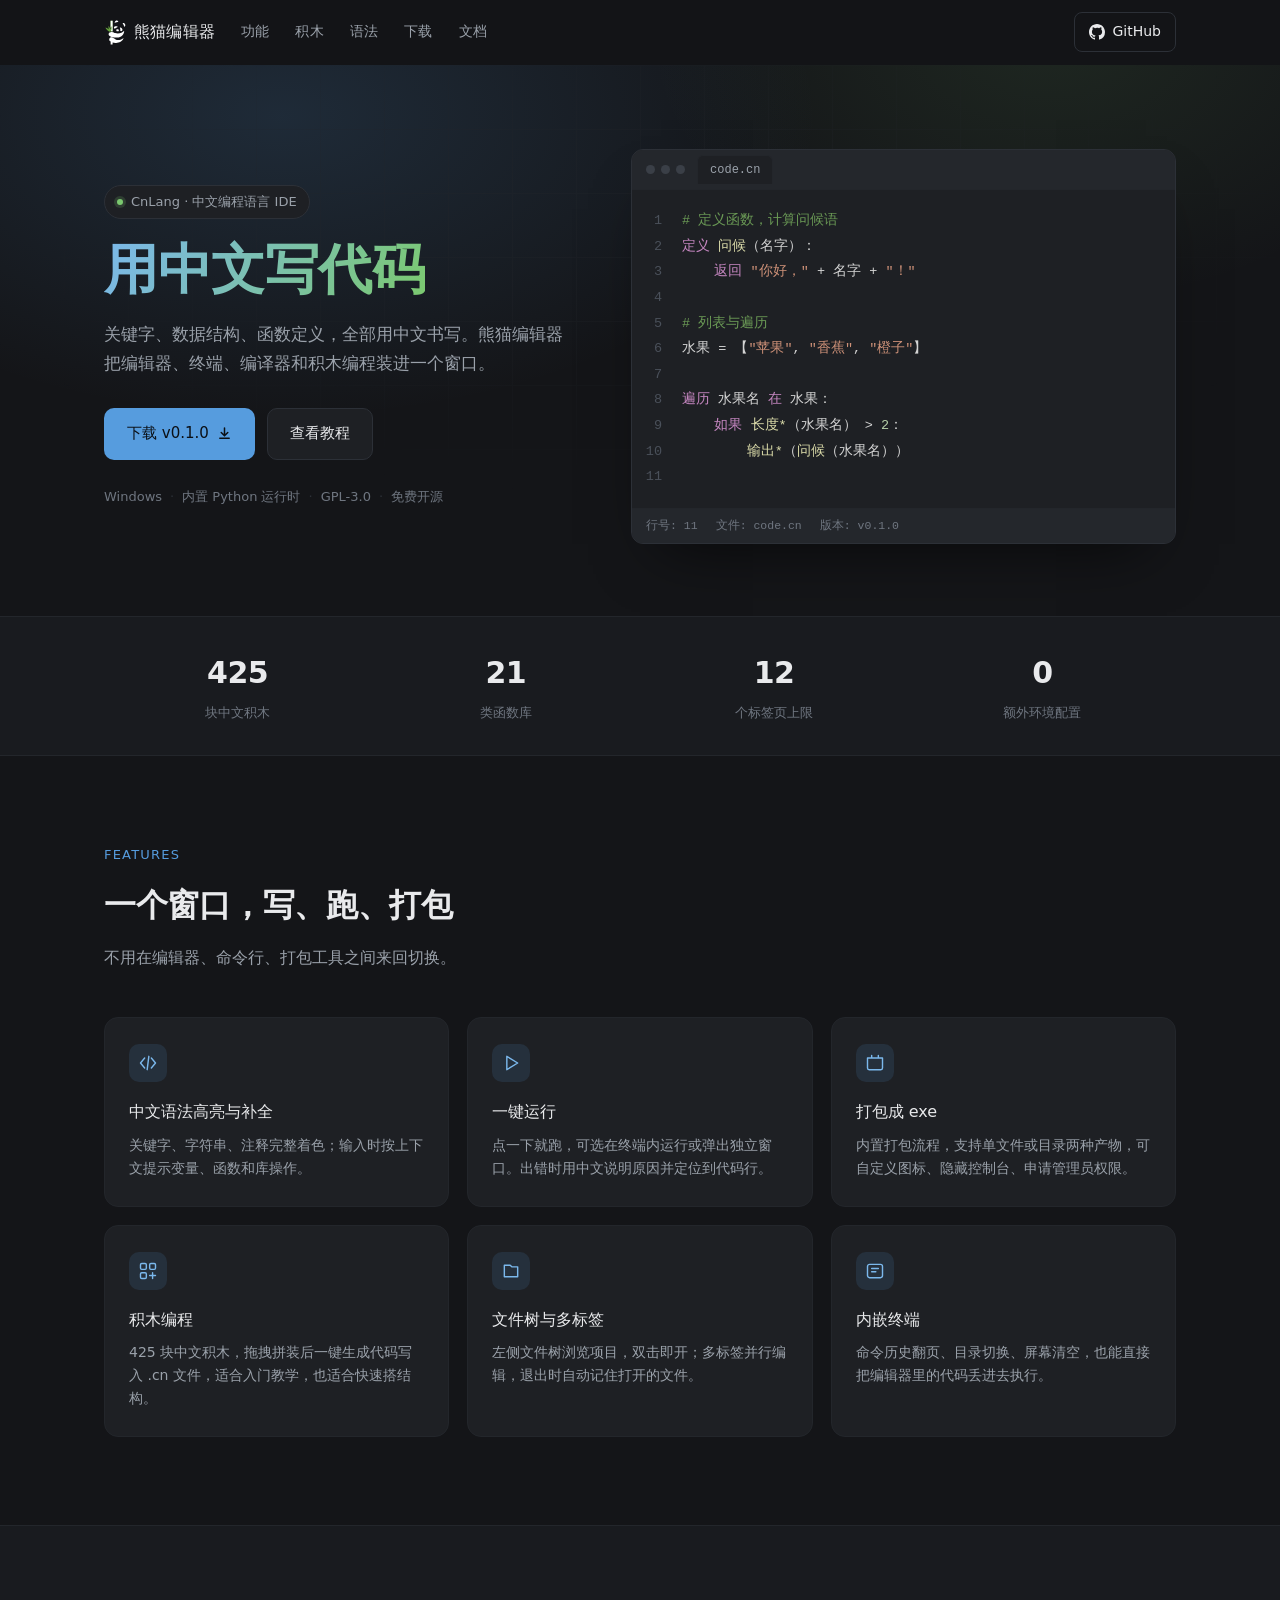
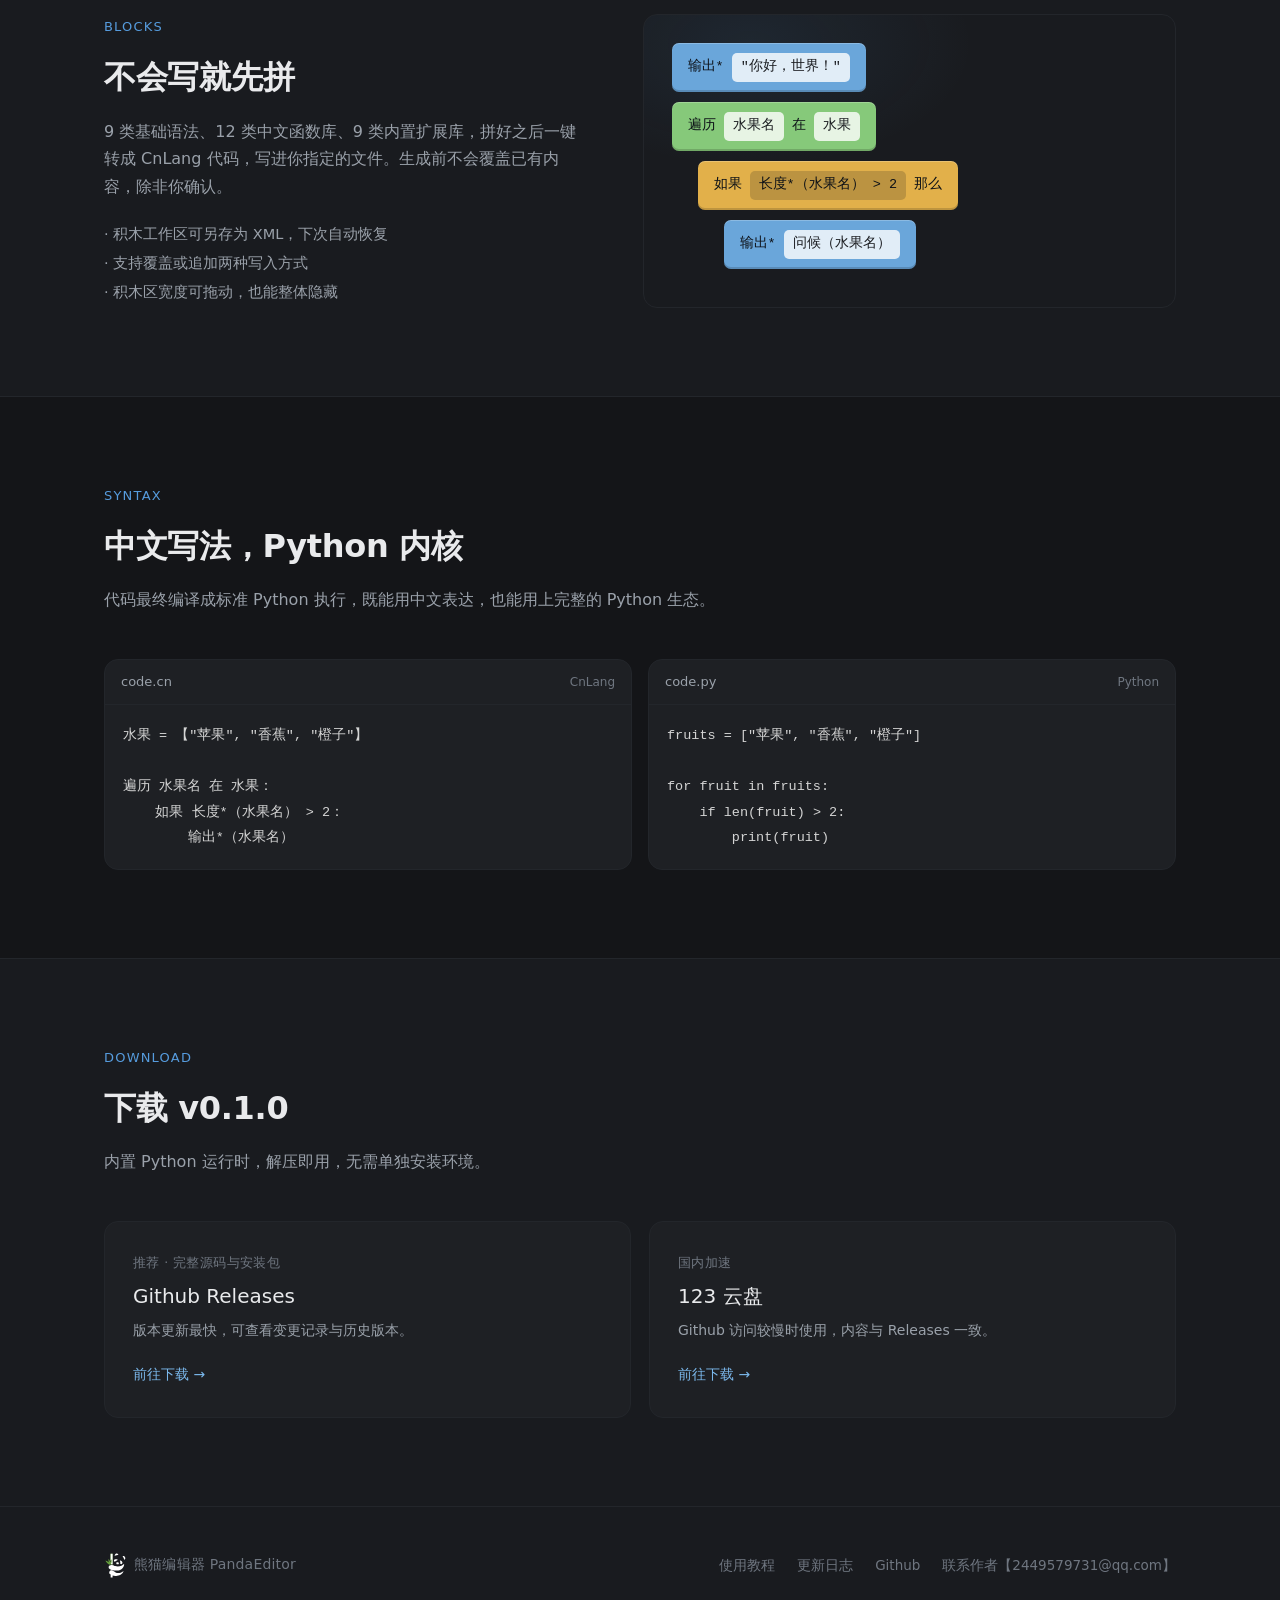
<file: index.html>
<!DOCTYPE html>
<html lang="zh-CN">
<head>
	<meta charset="UTF-8">
	<meta name="viewport" content="width=device-width, initial-scale=1">
	<title>熊猫编辑器</title>
	<meta name="description" content="熊猫编辑器（PandaEditor）是专为 CnLang 编程语言打造的中文集成开发环境，内置 Python 运行时，支持语法高亮、智能补全、一键运行与打包 exe，附带 425 块中文积木。">
	<meta name="theme-color" content="#141518">
	<meta property="og:title" content="熊猫编辑器">
	<meta property="og:description" content="专为 CnLang 打造的中文 IDE，开箱即用。">
	<meta property="og:type" content="website">
	<link rel="icon" href="./image/favicon.svg">
	<noscript>
		<style>
            .reveal {
                opacity: 1;
                transform: none;
            }
		</style>
	</noscript>
	<style>
        :root {
            --bg: #141518;
            --bg-soft: #191b1f;
            --panel: #1e2024;
            --panel-2: #24272c;
            --line: #2c3037;
            --line-soft: #23262b;
            --fg: #e9eaec;
            --dim: #9aa1aa;
            --dim-2: #6f7680;
            --accent: #569cde;
            --accent-2: #7bb8ec;
            --accent-soft: rgba(86, 156, 222, .13);
            --green: #7bc96f;
            --amber: #e2b04a;
            --purple: #c586c0;
            --str: #ce9178;
            --comment: #6a9955;
            --radius: 14px;
            --font: "Segoe UI", "Microsoft YaHei", "PingFang SC", system-ui, sans-serif;
            --mono: "Cascadia Code", "Consolas", "Sarasa Mono SC", "Microsoft YaHei", monospace;
        }

        * {
            box-sizing: border-box;
        }

        html {
            scroll-behavior: smooth;
        }

        body {
            margin: 0;
            background: var(--bg);
            color: var(--fg);
            font-family: var(--font);
            font-size: 16px;
            line-height: 1.7;
            -webkit-font-smoothing: antialiased;
        }

        a {
            color: inherit;
            text-decoration: none;
        }

        img {
            max-width: 100%;
            display: block;
        }

        .wrap {
            width: 100%;
            max-width: 1120px;
            margin: 0 auto;
            padding: 0 24px;
        }

        .nav {
            position: sticky;
            top: 0;
            z-index: 50;
            background: rgba(20, 21, 24, .72);
            backdrop-filter: blur(12px);
            border-bottom: 1px solid transparent;
            transition: border-color .2s ease, background .2s ease;
        }

        .nav.is-scrolled {
            border-bottom-color: var(--line-soft);
            background: rgba(20, 21, 24, .92);
        }

        .nav-inner {
            height: 64px;
            display: flex;
            align-items: center;
            justify-content: space-between;
            gap: 20px;
        }

        .brand {
            display: flex;
            align-items: center;
            gap: 26px;
            font-weight: 500;
            letter-spacing: .2px;
        }

        .brand span {
            display: flex;
            align-items: center;
        }

        .brand img {
            flex: none;
            margin-right: 5px;
            width: 25px;
            height: 25px;
        }

        .links {
            display: flex;
            align-items: center;
            gap: 26px;
            font-size: 14px;
            color: var(--dim);
        }

        .links a {
            transition: color .15s ease;
        }

        .links a:hover {
            color: var(--fg);
        }

        .gh {
            display: inline-flex;
            align-items: center;
            gap: 7px;
            padding: 7px 14px;
            border: 1px solid var(--line);
            border-radius: 8px;
            color: var(--fg);
            font-size: 14px;
            transition: border-color .15s ease, background .15s ease;
        }

        .gh:hover {
            border-color: var(--dim-2);
            background: var(--panel);
        }

        .hero {
            position: relative;
            overflow: hidden;
            padding: 84px 0 72px;
        }

        .hero::before {
            content: "";
            position: absolute;
            inset: -30% 0 auto 0;
            height: 720px;
            background: radial-gradient(60% 60% at 22% 30%, rgba(86, 156, 222, .16), transparent 70%),
            radial-gradient(45% 55% at 82% 18%, rgba(123, 201, 111, .10), transparent 70%);
            pointer-events: none;
        }

        .hero::after {
            content: "";
            position: absolute;
            inset: 0;
            background-image: linear-gradient(var(--line-soft) 1px, transparent 1px),
            linear-gradient(90deg, var(--line-soft) 1px, transparent 1px);
            background-size: 64px 64px;
            mask-image: radial-gradient(70% 60% at 50% 30%, #000 20%, transparent 80%);
            opacity: .35;
            pointer-events: none;
        }

        .hero-grid {
            position: relative;
            z-index: 1;
            display: grid;
            grid-template-columns: 1.02fr 1.18fr;
            gap: 56px;
            align-items: center;
        }

        .eyebrow {
            display: inline-flex;
            align-items: center;
            gap: 8px;
            margin: 0 0 20px;
            padding: 5px 12px;
            border: 1px solid var(--line);
            border-radius: 100px;
            background: var(--panel);
            color: var(--dim);
            font-size: 13px;
        }

        .eyebrow i {
            width: 6px;
            height: 6px;
            border-radius: 50%;
            background: var(--green);
            box-shadow: 0 0 0 3px rgba(123, 201, 111, .18);
        }

        h1 {
            margin: 0 0 20px;
            font-size: 54px;
            line-height: 1.14;
            font-weight: 600;
            letter-spacing: -.5px;
        }

        h1 .hl {
            background: linear-gradient(120deg, var(--accent-2), var(--green));
            -webkit-background-clip: text;
            background-clip: text;
            color: transparent;
        }

        .lead {
            margin: 0 0 30px;
            max-width: 30em;
            color: var(--dim);
            font-size: 17px;
        }

        .cta {
            display: flex;
            flex-wrap: wrap;
            gap: 12px;
            margin-bottom: 26px;
        }

        .btn {
            display: inline-flex;
            align-items: center;
            gap: 8px;
            padding: 12px 22px;
            border-radius: 10px;
            font-size: 15px;
            font-weight: 500;
            border: 1px solid transparent;
            transition: transform .12s ease, background .15s ease, border-color .15s ease;
        }

        .btn:active {
            transform: translateY(1px);
        }

        .btn.primary {
            background: var(--accent);
            color: #0b1016;
        }

        .btn.primary:hover {
            background: var(--accent-2);
        }

        .btn.ghost {
            border-color: var(--line);
            color: var(--fg);
            background: var(--panel);
        }

        .btn.ghost:hover {
            border-color: var(--dim-2);
            background: var(--panel-2);
        }

        .meta-line {
            display: flex;
            flex-wrap: wrap;
            gap: 8px;
            margin: 0;
            padding: 0;
            list-style: none;
            color: var(--dim-2);
            font-size: 13px;
        }

        .meta-line li + li::before {
            content: "·";
            margin-right: 8px;
            color: var(--line);
        }

        .window {
            border: 1px solid var(--line);
            border-radius: 12px;
            background: var(--panel);
            box-shadow: 0 30px 60px -30px rgba(0, 0, 0, .7);
            overflow: hidden;
            font-family: var(--mono);
        }

        .titlebar {
            display: flex;
            align-items: center;
            gap: 12px;
            height: 40px;
            padding: 0 14px;
            background: var(--panel-2);
            border-bottom: 1px solid var(--line-soft);
        }

        .dots {
            display: flex;
            gap: 6px;
        }

        .dots i {
            width: 9px;
            height: 9px;
            border-radius: 50%;
            background: #3a3f47;
        }

        .tab {
            padding: 4px 12px;
            border-radius: 6px 6px 0 0;
            background: var(--panel);
            color: var(--dim);
            font-size: 12px;
            border: 1px solid var(--line-soft);
            border-bottom: none;
        }

        .editor {
            display: grid;
            grid-template-columns: 42px 1fr;
            padding: 18px 0;
            font-size: 13.5px;
            line-height: 1.9;
        }

        .gutter {
            padding-right: 12px;
            text-align: right;
            color: #4a505a;
            user-select: none;
        }

        .code {
            margin: 0;
            padding: 0 18px 0 8px;
            overflow-x: auto;
            white-space: pre;
            color: #d4d4d4;
        }

        .code .kw {
            color: var(--purple);
        }

        .code .fn {
            color: #dcdcaa;
        }

        .code .str {
            color: var(--str);
        }

        .code .num {
            color: #b5cea8;
        }

        .code .cm {
            color: var(--comment);
        }

        .code .op {
            color: #d4d4d4;
        }

        .statusbar {
            display: flex;
            flex-wrap: wrap;
            gap: 18px;
            padding: 7px 14px;
            border-top: 1px solid var(--line-soft);
            background: var(--panel-2);
            color: var(--dim-2);
            font-size: 11.5px;
        }

        .stats {
            border-top: 1px solid var(--line-soft);
            border-bottom: 1px solid var(--line-soft);
            background: var(--bg-soft);
        }

        .stats-grid {
            display: grid;
            grid-template-columns: repeat(4, 1fr);
            gap: 1px;
        }

        .stat {
            padding: 30px 8px;
            text-align: center;
        }

        .stat b {
            display: block;
            font-size: 30px;
            font-weight: 600;
            letter-spacing: -.5px;
            color: var(--fg);
        }

        .stat span {
            color: var(--dim-2);
            font-size: 13px;
        }

        section {
            position: relative;
        }

        .section {
            padding: 88px 0;
        }

        .section-head {
            max-width: 620px;
            margin-bottom: 46px;
        }

        .section-head h2 {
            margin: 0 0 12px;
            font-size: 32px;
            font-weight: 600;
            letter-spacing: -.3px;
        }

        .section-head p {
            margin: 0;
            color: var(--dim);
            font-size: 16px;
        }

        .kicker {
            display: block;
            margin-bottom: 12px;
            color: var(--accent);
            font-size: 13px;
            letter-spacing: 1.2px;
            text-transform: uppercase;
        }

        .features {
            display: grid;
            grid-template-columns: repeat(3, 1fr);
            gap: 18px;
        }

        .card {
            padding: 26px 24px;
            border: 1px solid var(--line-soft);
            border-radius: var(--radius);
            background: var(--panel);
            transition: border-color .18s ease, transform .18s ease, background .18s ease;
        }

        .card:hover {
            border-color: #3a4048;
            background: var(--panel-2);
            transform: translateY(-2px);
        }

        .card .ico {
            display: inline-flex;
            align-items: center;
            justify-content: center;
            width: 38px;
            height: 38px;
            margin-bottom: 16px;
            border-radius: 10px;
            background: var(--accent-soft);
            color: var(--accent-2);
        }

        .card h3 {
            margin: 0 0 8px;
            font-size: 16px;
            font-weight: 500;
        }

        .card p {
            margin: 0;
            color: var(--dim);
            font-size: 14px;
            line-height: 1.65;
        }

        .blocks {
            display: grid;
            grid-template-columns: .95fr 1.05fr;
            gap: 56px;
            align-items: center;
        }

        .block-stage {
            padding: 28px;
            border: 1px solid var(--line-soft);
            border-radius: var(--radius);
            background: radial-gradient(70% 70% at 20% 10%, rgba(86, 156, 222, .09), transparent 60%),
            var(--bg-soft);
        }

        .piece {
            position: relative;
            display: flex;
            align-items: center;
            flex-wrap: wrap;
            gap: 8px;
            width: fit-content;
            margin-bottom: 10px;
            padding: 10px 16px;
            border-radius: 7px;
            font-family: var(--mono);
            font-size: 13.5px;
            color: #0d1117;
            font-weight: 500;
            box-shadow: inset 0 -2px 0 rgba(0, 0, 0, .16), inset 0 1px 0 rgba(255, 255, 255, .22);
        }

        .piece.blue {
            background: #6aa6da;
        }

        .piece.amber {
            background: var(--amber);
        }

        .piece.green {
            background: #86c97a;
        }

        .piece.lvl1 {
            margin-left: 26px;
        }

        .piece.lvl2 {
            margin-left: 52px;
        }

        .slot {
            padding: 3px 9px;
            border-radius: 5px;
            background: rgba(13, 17, 23, .18);
            color: #0d1117;
            font-weight: 400;
        }

        .slot.light {
            background: rgba(255, 255, 255, .8);
            color: #1a1c20;
        }

        .blocks-note {
            margin: 20px 0 0;
            color: var(--dim-2);
            font-size: 13px;
        }

        .compare {
            display: grid;
            grid-template-columns: 1fr 1fr;
            gap: 16px;
        }

        .pane {
            border: 1px solid var(--line-soft);
            border-radius: var(--radius);
            background: var(--panel);
            overflow: hidden;
        }

        .pane header {
            display: flex;
            align-items: center;
            justify-content: space-between;
            padding: 11px 16px;
            border-bottom: 1px solid var(--line-soft);
            color: var(--dim);
            font-size: 13px;
        }

        .pane header em {
            font-style: normal;
            color: var(--dim-2);
            font-size: 12px;
        }

        .pane pre {
            margin: 0;
            padding: 18px;
            overflow-x: auto;
            font-family: var(--mono);
            font-size: 13.5px;
            line-height: 1.9;
            color: #d4d4d4;
        }

        .dl {
            display: grid;
            grid-template-columns: 1fr 1fr;
            gap: 18px;
        }

        .dl-card {
            display: flex;
            flex-direction: column;
            gap: 6px;
            padding: 30px 28px;
            border: 1px solid var(--line-soft);
            border-radius: var(--radius);
            background: var(--panel);
            transition: border-color .18s ease, transform .18s ease;
        }

        .dl-card:hover {
            border-color: var(--accent);
            transform: translateY(-2px);
        }

        .dl-card .tag {
            color: var(--dim-2);
            font-size: 12.5px;
            letter-spacing: .4px;
        }

        .dl-card strong {
            font-size: 20px;
            font-weight: 500;
        }

        .dl-card p {
            margin: 0;
            color: var(--dim);
            font-size: 14px;
        }

        .dl-card .go {
            margin-top: 14px;
            color: var(--accent-2);
            font-size: 14px;
        }

        footer {
            padding: 46px 0 54px;
            border-top: 1px solid var(--line-soft);
            background: var(--bg-soft);
            color: var(--dim-2);
            font-size: 13.5px;
        }

        .foot-top {
            display: flex;
            flex-wrap: wrap;
            align-items: center;
            justify-content: space-between;
            gap: 18px;
            margin-bottom: 22px;
        }

        .foot-links {
            display: flex;
            flex-wrap: wrap;
            gap: 22px;
        }

        .foot-links a:hover {
            color: var(--fg);
        }

        .reveal {
            opacity: 0;
            transform: translateY(14px);
            transition: opacity .5s ease, transform .5s ease;
        }

        .reveal.is-in {
            opacity: 1;
            transform: none;
        }

        @media (prefers-reduced-motion: reduce) {
            html {
                scroll-behavior: auto;
            }

            .reveal {
                opacity: 1;
                transform: none;
                transition: none;
            }

            .card, .dl-card, .btn {
                transition: none;
            }
        }

        @media (max-width: 960px) {
            .hero {
                padding: 60px 0 52px;
            }

            .hero-grid {
                grid-template-columns: 1fr;
                gap: 40px;
            }

            h1 {
                font-size: 42px;
            }

            .features {
                grid-template-columns: repeat(2, 1fr);
            }

            .blocks {
                grid-template-columns: 1fr;
                gap: 36px;
            }

            .stats-grid {
                grid-template-columns: repeat(2, 1fr);
            }

            .section {
                padding: 68px 0;
            }
        }

        @media (max-width: 640px) {
            .wrap {
                padding: 0 18px;
            }

            .links {
                display: none;
            }

            h1 {
                font-size: 34px;
            }

            .lead {
                font-size: 15.5px;
            }

            .features {
                grid-template-columns: 1fr;
            }

            .compare {
                grid-template-columns: 1fr;
            }

            .dl {
                grid-template-columns: 1fr;
            }

            .section-head h2 {
                font-size: 25px;
            }

            .editor {
                font-size: 12.5px;
            }

            .stat b {
                font-size: 25px;
            }
        }
	</style>
</head>
<body id="top">
	<header class="nav" id="nav">
		<div class="wrap nav-inner">
			<div class="brand" href="#top">
				<span>
					<img src="./image/logo.svg" alt="logo">
					熊猫编辑器
				</span>
				
				<nav class="links" aria-label="主导航">
					<a href="#features">功能</a>
					<a href="#blocks">积木</a>
					<a href="#compare">语法</a>
					<a href="#download">下载</a>
					<a href="./docs/USAGE.html">文档</a>
				</nav>
			</div>
			
			<a class="gh" href="https://github.com/cxfjh/panda-editor" target="_blank" rel="noopener">
				<svg width="16" height="16" viewBox="0 0 16 16" fill="currentColor" aria-hidden="true">
					<path d="M8 0C3.58 0 0 3.58 0 8c0 3.54 2.29 6.53 5.47 7.59.4.07.55-.17.55-.38 0-.19-.01-.82-.01-1.49-2.01.37-2.53-.49-2.69-.94-.09-.23-.48-.94-.82-1.13-.28-.15-.68-.52-.01-.53.63-.01 1.08.58 1.23.82.72 1.21 1.87.87 2.33.66.07-.52.28-.87.51-1.07-1.78-.2-3.64-.89-3.64-3.95 0-.87.31-1.59.82-2.15-.08-.2-.36-1.02.08-2.12 0 0 .67-.21 2.2.82a7.4 7.4 0 0 1 2-.27c.68 0 1.36.09 2 .27 1.53-1.04 2.2-.82 2.2-.82.44 1.1.16 1.92.08 2.12.51.56.82 1.27.82 2.15 0 3.07-1.87 3.75-3.65 3.95.29.25.54.73.54 1.48 0 1.07-.01 1.93-.01 2.2 0 .21.15.46.55.38A8.01 8.01 0 0 0 16 8c0-4.42-3.58-8-8-8Z"/>
				</svg>
				GitHub
			</a>
		</div>
	</header>
	
	<main>
		<section class="hero">
			<div class="wrap hero-grid">
				<div class="hero-copy">
					<p class="eyebrow"><i></i> CnLang · 中文编程语言 IDE</p>
					<h1><span class="hl">用中文写代码</span></h1>
					<p class="lead">关键字、数据结构、函数定义，全部用中文书写。熊猫编辑器把编辑器、终端、编译器和积木编程装进一个窗口。</p>
					<div class="cta">
						<a class="btn primary" href="#download">
							下载 v0.1.0
							<svg width="15" height="15" viewBox="0 0 16 16" fill="none" stroke="currentColor" stroke-width="1.6" stroke-linecap="round" stroke-linejoin="round" aria-hidden="true">
								<path d="M8 2v8M4.5 7 8 10.5 11.5 7M3 13h10"/>
							</svg>
						</a>
						<a class="btn ghost" href="./docs/USAGE.html">查看教程</a>
					</div>
					<ul class="meta-line">
						<li>Windows</li>
						<li>内置 Python 运行时</li>
						<li>GPL-3.0</li>
						<li>免费开源</li>
					</ul>
				</div>
				
				<div class="window" role="img" aria-label="熊猫编辑器中的中文代码示例">
					<div class="titlebar">
						<span class="dots"><i></i><i></i><i></i></span>
						<span class="tab">code.cn</span>
					</div>
					<div class="editor">
						<div class="gutter">1<br>2<br>3<br>4<br>5<br>6<br>7<br>8<br>9<br>10<br>11</div>
						<pre class="code"><span class="cm"># 定义函数，计算问候语</span>
<span class="kw">定义</span> <span class="fn">问候</span><span class="op">（</span>名字<span class="op">）：</span>
    <span class="kw">返回</span> <span class="str">"你好，"</span> <span class="op">+</span> 名字 <span class="op">+</span> <span class="str">"！"</span>

<span class="cm"># 列表与遍历</span>
水果 <span class="op">=</span> <span class="op">【</span><span class="str">"苹果"</span><span class="op">,</span> <span class="str">"香蕉"</span><span class="op">,</span> <span class="str">"橙子"</span><span class="op">】</span>

<span class="kw">遍历</span> 水果名 <span class="kw">在</span> 水果<span class="op">：</span>
    <span class="kw">如果</span> <span class="fn">长度*</span><span class="op">（</span>水果名<span class="op">）</span> <span class="op">&gt;</span> <span class="num">2</span><span class="op">：</span>
        <span class="fn">输出*</span><span class="op">（</span><span class="fn">问候</span><span class="op">（</span>水果名<span class="op">））</span></pre>
					</div>
					<div class="statusbar">
						<span>行号: 11</span>
						<span>文件: code.cn</span>
						<span>版本: v0.1.0</span>
					</div>
				</div>
			</div>
		</section>
		
		<section class="stats">
			<div class="wrap stats-grid">
				<div class="stat"><b>425</b><span>块中文积木</span></div>
				<div class="stat"><b>21</b><span>类函数库</span></div>
				<div class="stat"><b>12</b><span>个标签页上限</span></div>
				<div class="stat"><b>0</b><span>额外环境配置</span></div>
			</div>
		</section>
		
		<section class="section" id="features">
			<div class="wrap">
				<div class="section-head reveal">
					<span class="kicker">Features</span>
					<h2>一个窗口，写、跑、打包</h2>
					<p>不用在编辑器、命令行、打包工具之间来回切换。</p>
				</div>
				
				<div class="features">
					<article class="card reveal">
			            <span class="ico">
			                <svg width="20" height="20" viewBox="0 0 24 24" fill="none" stroke="currentColor" stroke-width="1.7" stroke-linecap="round" stroke-linejoin="round" aria-hidden="true">
			                    <path d="m8 6-5 6 5 6M16 6l5 6-5 6M13 4l-2 16"/>
			                </svg>
			            </span>
						<h3>中文语法高亮与补全</h3>
						<p>关键字、字符串、注释完整着色；输入时按上下文提示变量、函数和库操作。</p>
					</article>
					
					<article class="card reveal">
			            <span class="ico">
			                <svg width="20" height="20" viewBox="0 0 24 24" fill="none" stroke="currentColor" stroke-width="1.7" stroke-linecap="round" stroke-linejoin="round" aria-hidden="true">
			                    <path d="M7 4v16l13-8-13-8Z"/>
			                </svg>
			            </span>
						<h3>一键运行</h3>
						<p>点一下就跑，可选在终端内运行或弹出独立窗口。出错时用中文说明原因并定位到代码行。</p>
					</article>
					
					<article class="card reveal">
			            <span class="ico">
			                <svg width="20" height="20" viewBox="0 0 24 24" fill="none" stroke="currentColor" stroke-width="1.7" stroke-linecap="round" stroke-linejoin="round" aria-hidden="true">
			                    <path d="M3 6h18M3 6v12a2 2 0 0 0 2 2h14a2 2 0 0 0 2-2V6M8 3v3M16 3v3"/>
			                </svg>
			            </span>
						<h3>打包成 exe</h3>
						<p>内置打包流程，支持单文件或目录两种产物，可自定义图标、隐藏控制台、申请管理员权限。</p>
					</article>
					
					<article class="card reveal">
			            <span class="ico">
			                <svg width="20" height="20" viewBox="0 0 24 24" fill="none" stroke="currentColor" stroke-width="1.7" stroke-linecap="round" stroke-linejoin="round" aria-hidden="true">
			                    <rect x="3" y="3" width="7" height="7" rx="1.5"/>
			                    <rect x="14" y="3" width="7" height="7" rx="1.5"/>
			                    <rect x="3" y="14" width="7" height="7" rx="1.5"/>
			                    <path d="M14 17.5h7M17.5 14v7"/>
			                </svg>
                    </span>
						<h3>积木编程</h3>
						<p>425 块中文积木，拖拽拼装后一键生成代码写入 .cn 文件，适合入门教学，也适合快速搭结构。</p>
					</article>
					
					<article class="card reveal">
			            <span class="ico">
			                <svg width="20" height="20" viewBox="0 0 24 24" fill="none" stroke="currentColor" stroke-width="1.7" stroke-linecap="round" stroke-linejoin="round" aria-hidden="true">
			                    <path d="M4 5h7l2 2h7v12H4V5Z"/>
			                </svg>
                        </span>
						<h3>文件树与多标签</h3>
						<p>左侧文件树浏览项目，双击即开；多标签并行编辑，退出时自动记住打开的文件。</p>
					</article>
					
					<article class="card reveal">
			            <span class="ico">
			                <svg width="20" height="20" viewBox="0 0 24 24" fill="none" stroke="currentColor" stroke-width="1.7" stroke-linecap="round" stroke-linejoin="round" aria-hidden="true">
			                    <path d="M8 9h8M8 13h5"/>
			                    <rect x="3" y="4" width="18" height="16" rx="2.5"/>
			                </svg>
			            </span>
						<h3>内嵌终端</h3>
						<p>命令历史翻页、目录切换、屏幕清空，也能直接把编辑器里的代码丢进去执行。</p>
					</article>
				</div>
			</div>
		</section>
		
		<section class="section" id="blocks" style="background: var(--bg-soft); border-top: 1px solid var(--line-soft); border-bottom: 1px solid var(--line-soft);">
			<div class="wrap blocks">
				<div class="reveal">
					<span class="kicker">Blocks</span>
					<h2 style="margin: 0 0 14px; font-size: 32px; font-weight: 600; letter-spacing: -.3px;">不会写就先拼</h2>
					<p style="margin: 0 0 20px; color: var(--dim);">9 类基础语法、12 类中文函数库、9 类内置扩展库，拼好之后一键转成 CnLang 代码，写进你指定的文件。生成前不会覆盖已有内容，除非你确认。</p>
					<ul style="margin: 0; padding: 0; list-style: none; color: var(--dim); font-size: 14.5px; line-height: 2;">
						<li>· 积木工作区可另存为 XML，下次自动恢复</li>
						<li>· 支持覆盖或追加两种写入方式</li>
						<li>· 积木区宽度可拖动，也能整体隐藏</li>
					</ul>
				</div>
				
				<div class="block-stage reveal">
					<div class="piece blue">
						输出*<span class="slot light">"你好，世界！"</span>
					</div>
					<div class="piece green">
						遍历<span class="slot light">水果名</span>在<span class="slot light">水果</span>
					</div>
					<div class="piece amber lvl1">
						如果<span class="slot">长度*（水果名） &gt; 2</span>那么
					</div>
					<div class="piece blue lvl2">
						输出*<span class="slot light">问候（水果名）</span>
					</div>
				</div>
			</div>
		</section>
		
		<section class="section" id="compare">
			<div class="wrap">
				<div class="section-head reveal">
					<span class="kicker">Syntax</span>
					<h2>中文写法，Python 内核</h2>
					<p>代码最终编译成标准 Python 执行，既能用中文表达，也能用上完整的 Python 生态。</p>
				</div>
				
				<div class="compare reveal">
					<div class="pane">
						<header><span>code.cn</span><em>CnLang</em></header>
						<pre>水果 <span class="op">=</span> <span class="op">【</span><span class="str">"苹果"</span><span class="op">,</span> <span class="str">"香蕉"</span><span class="op">,</span> <span class="str">"橙子"</span><span class="op">】</span>

<span class="kw">遍历</span> 水果名 <span class="kw">在</span> 水果<span class="op">：</span>
    <span class="kw">如果</span> <span class="fn">长度*</span><span class="op">（</span>水果名<span class="op">）</span> <span class="op">&gt;</span> <span class="num">2</span><span class="op">：</span>
        <span class="fn">输出*</span><span class="op">（</span>水果名<span class="op">）</span></pre>
					</div>
					
					<div class="pane">
						<header><span>code.py</span><em>Python</em></header>
						<pre>fruits <span class="op">=</span> <span class="op">[</span><span class="str">"苹果"</span><span class="op">,</span> <span class="str">"香蕉"</span><span class="op">,</span> <span class="str">"橙子"</span><span class="op">]</span>

<span class="kw">for</span> fruit <span class="kw">in</span> fruits<span class="op">:</span>
    <span class="kw">if</span> <span class="fn">len</span><span class="op">(</span>fruit<span class="op">)</span> <span class="op">&gt;</span> <span class="num">2</span><span class="op">:</span>
        <span class="fn">print</span><span class="op">(</span>fruit<span class="op">)</span></pre>
					</div>
				</div>
			</div>
		</section>
		
		<section class="section" id="download" style="background: var(--bg-soft); border-top: 1px solid var(--line-soft);">
			<div class="wrap">
				<div class="section-head reveal">
					<span class="kicker">Download</span>
					<h2>下载 v0.1.0</h2>
					<p>内置 Python 运行时，解压即用，无需单独安装环境。</p>
				</div>
				
				<div class="dl reveal">
					<a class="dl-card" href="https://github.com/cxfjh/panda-editor/releases/tag/v0.1.0" target="_blank" rel="noopener">
						<span class="tag">推荐 · 完整源码与安装包</span>
						<strong>Github Releases</strong>
						<p>版本更新最快，可查看变更记录与历史版本。</p>
						<span class="go">前往下载 →</span>
					</a>
					
					<a class="dl-card" href="https://1825984093.share.123pan.cn/123pan/IzrNjv-xto5A" target="_blank" rel="noopener">
						<span class="tag">国内加速</span>
						<strong>123 云盘</strong>
						<p>Github 访问较慢时使用，内容与 Releases 一致。</p>
						<span class="go">前往下载 →</span>
					</a>
				</div>
			</div>
		</section>
	</main>
	
	<footer>
		<div class="wrap">
			<div class="foot-top">
				<div class="brand" style="font-size: 14px; gap: 0">
					<img src="./image/logo.svg" alt="logo">
					<span>熊猫编辑器 PandaEditor</span>
				</div>
				<nav class="foot-links" aria-label="页脚导航">
					<a href="./docs/USAGE.html">使用教程</a>
					<a href="./docs/CHANGELOG.html">更新日志</a>
					<a href="https://github.com/cxfjh/panda-editor" target="_blank" rel="noopener">Github</a>
					<a href="mailto:2449579731@qq.com">联系作者【2449579731@qq.com】</a>
				</nav>
			</div>
		</div>
	</footer>
	
	<script>
        (() => {
            const nav = document.getElementById("nav");
            const onScroll = () => {
                if (window.scrollY > 8) nav.classList.add("is-scrolled");
                else nav.classList.remove("is-scrolled");
            };
            
            onScroll();
            window.addEventListener("scroll", onScroll, { passive: true });
            
            const items = document.querySelectorAll(".reveal");
            if (!("IntersectionObserver" in window)) {
                items.forEach((el) => el.classList.add("is-in"));
                return;
            }
            
            const observer = new IntersectionObserver((entries) => {
                entries.forEach((entry) => {
                    if (entry.isIntersecting) {
                        entry.target.classList.add("is-in");
                        observer.unobserve(entry.target);
                    }
                });
            }, { rootMargin: "0px 0px -8% 0px", threshold: 0.12 });
            
            items.forEach((el) => observer.observe(el));
        })();
	</script>

</body>
</html>
</file>
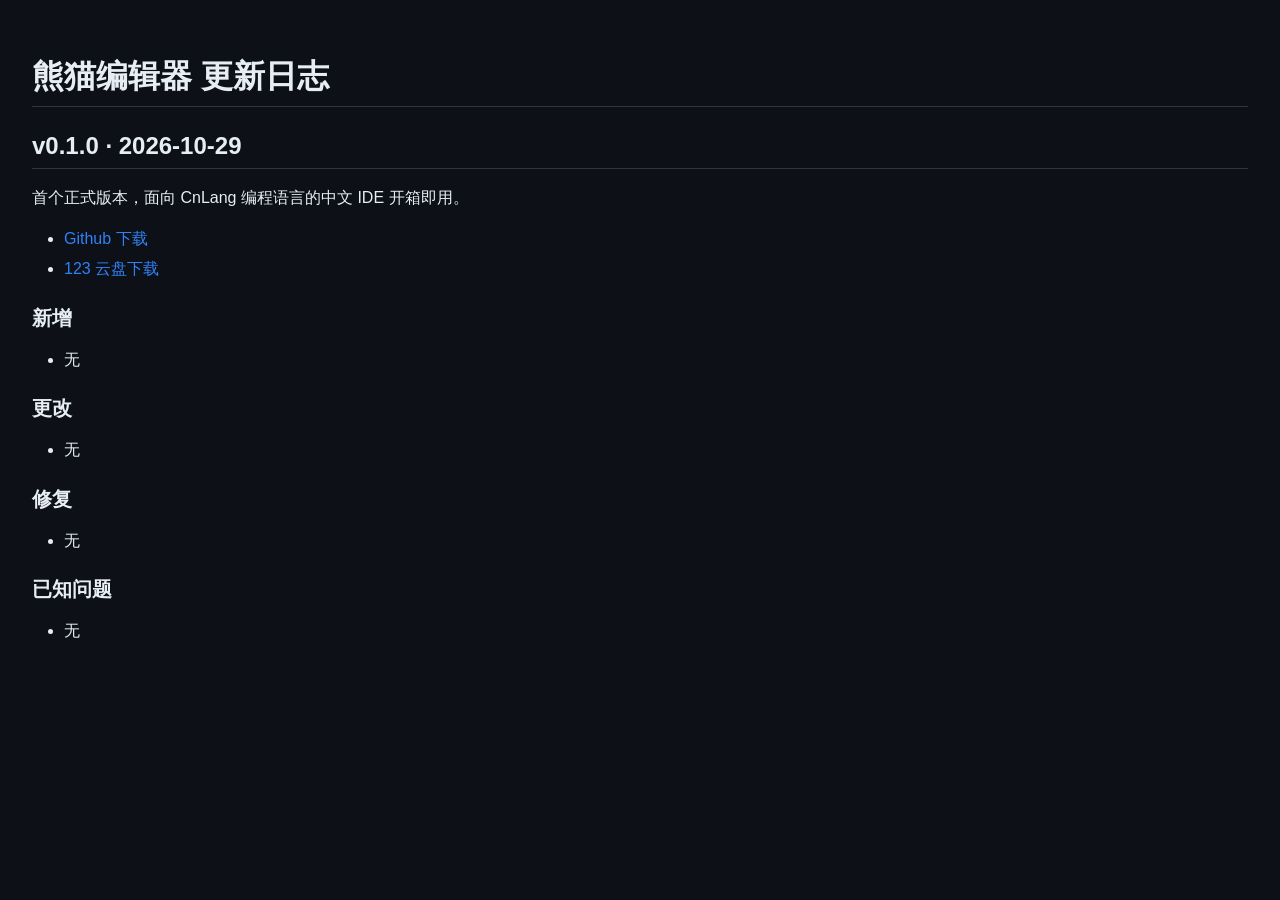
<file: docs/CHANGELOG.html>
<!DOCTYPE html>
<html lang="en">
<head>
	<meta charset="UTF-8">
	<meta name="viewport" content="width=device-width, initial-scale=1.0">
	<title>熊猫编辑器 更新日志</title>
	<link rel="stylesheet" href="style.css">
</head>
<body>
	<div class="markdown-body">
		<h1>熊猫编辑器 更新日志</h1>
		<h2>v0.1.0 · 2026-10-29</h2>
		<p>首个正式版本，面向 CnLang 编程语言的中文 IDE 开箱即用。</p>
		<ul>
			<li><a href="https://github.com/cxfjh/panda-editor/releases/tag/v0.1.0">Github 下载</a></li>
			<li><a href="https://1825984093.share.123pan.cn/123pan/IzrNjv-xto5A">123 云盘下载</a></li>
		</ul>
		<h3>新增</h3>
		<ul>
			<li>无</li>
		</ul>
		<h3>更改</h3>
		<ul>
			<li>无</li>
		</ul>
		<h3>修复</h3>
		<ul>
			<li>无</li>
		</ul>
		<h3>已知问题</h3>
		<ul>
			<li>无</li>
		</ul>
	
	</div>
</body>
</html>
</file>
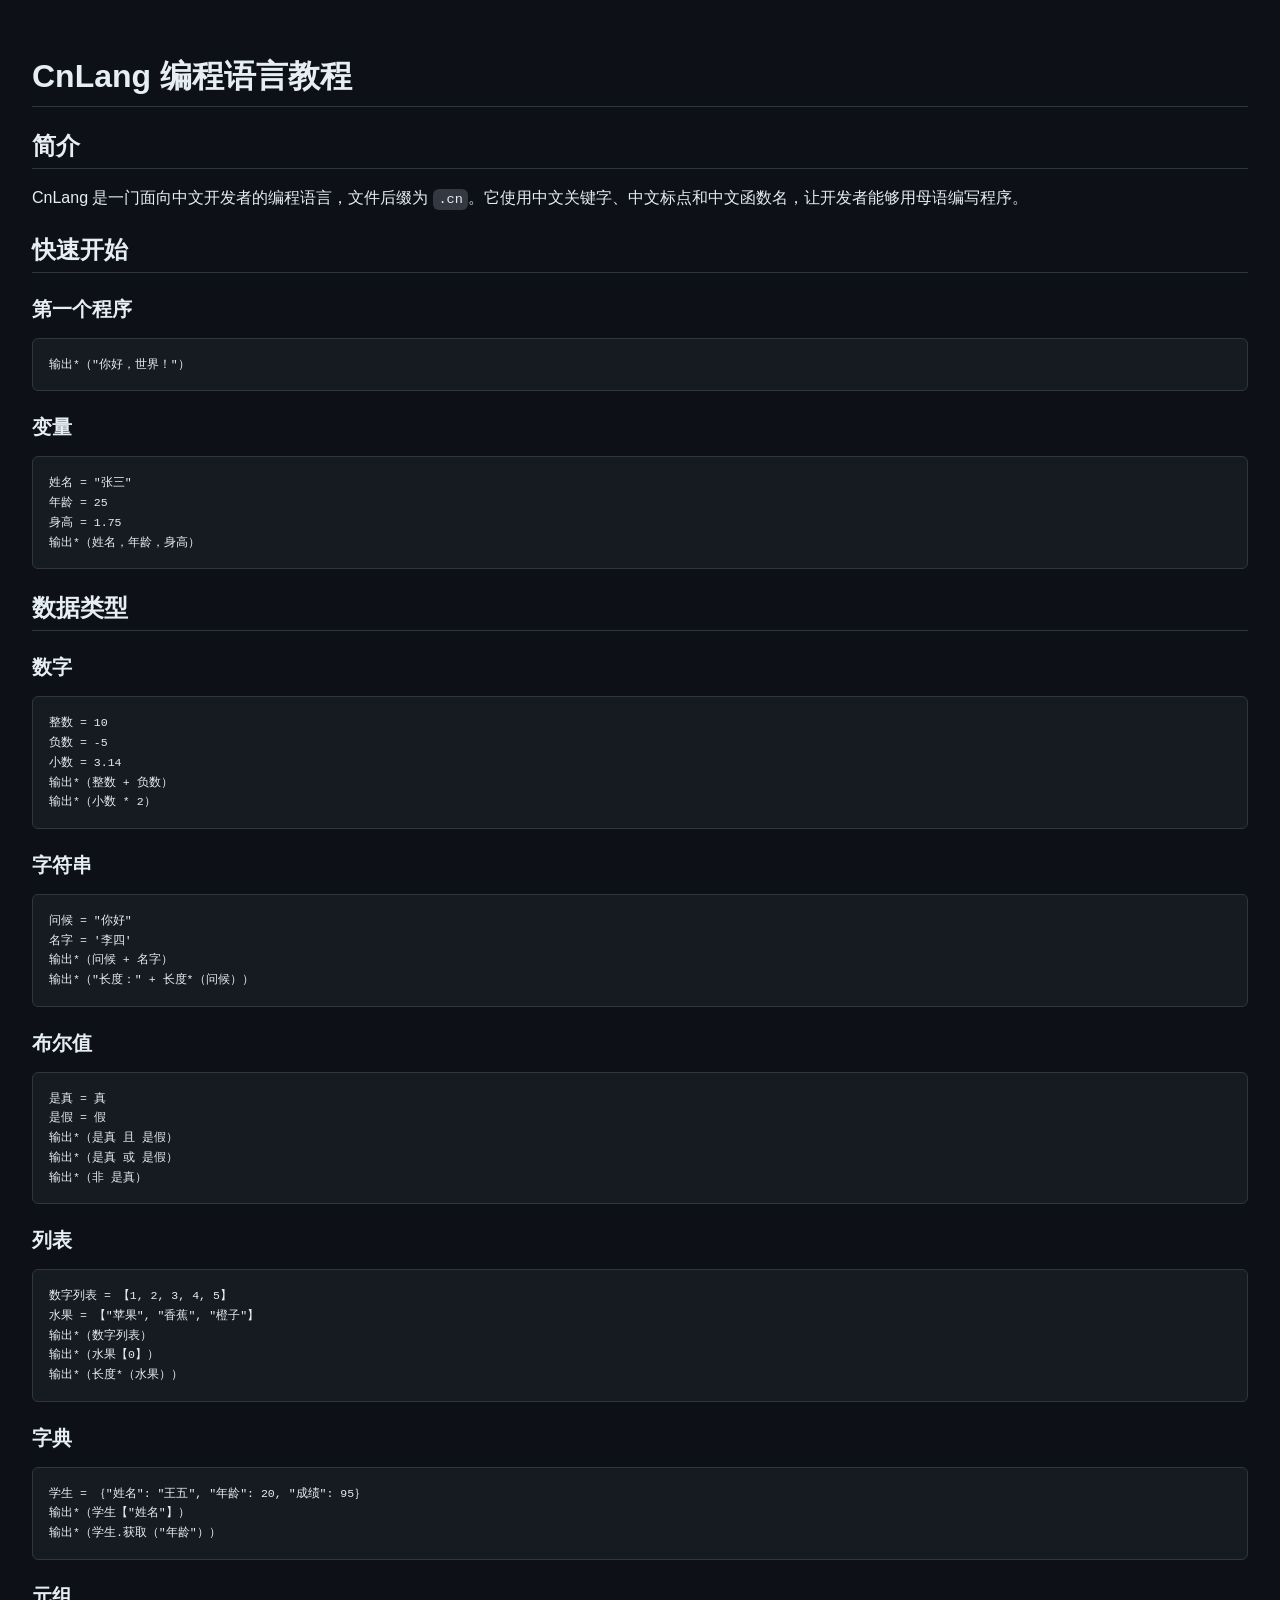
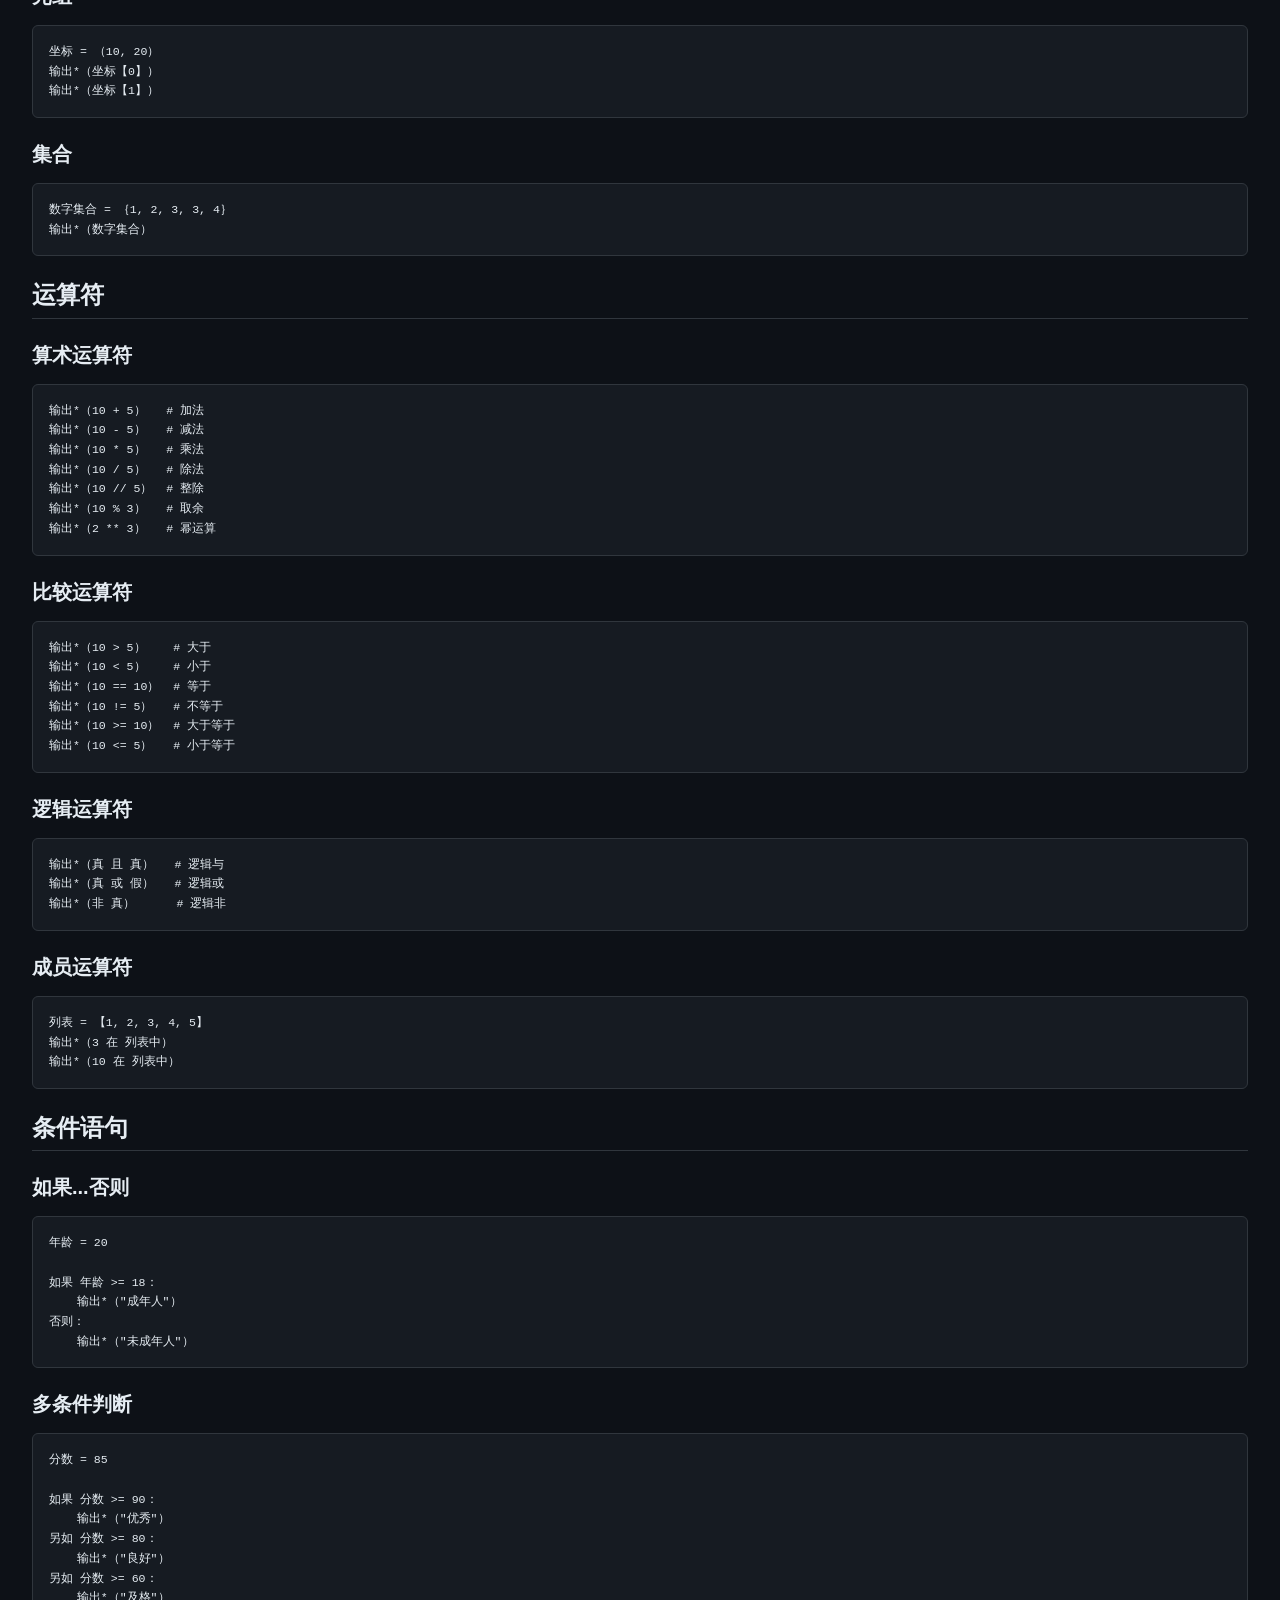
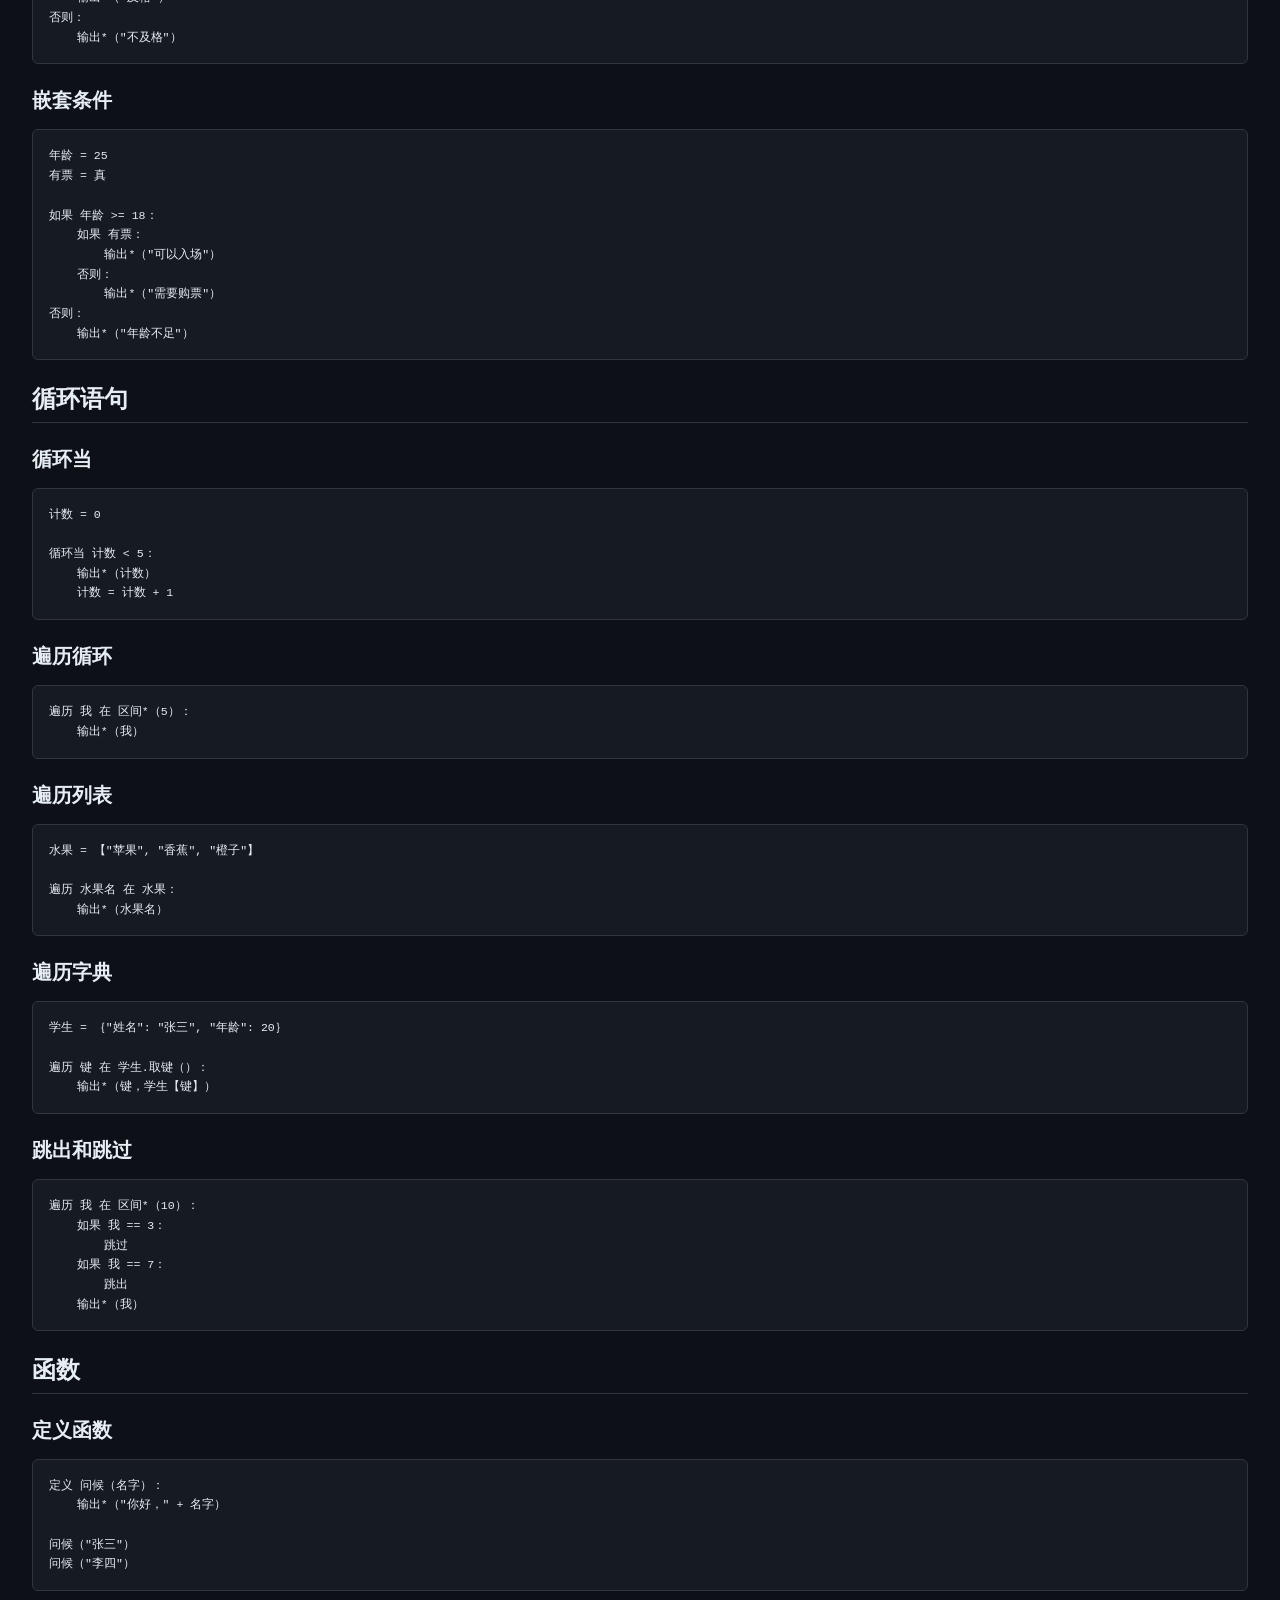
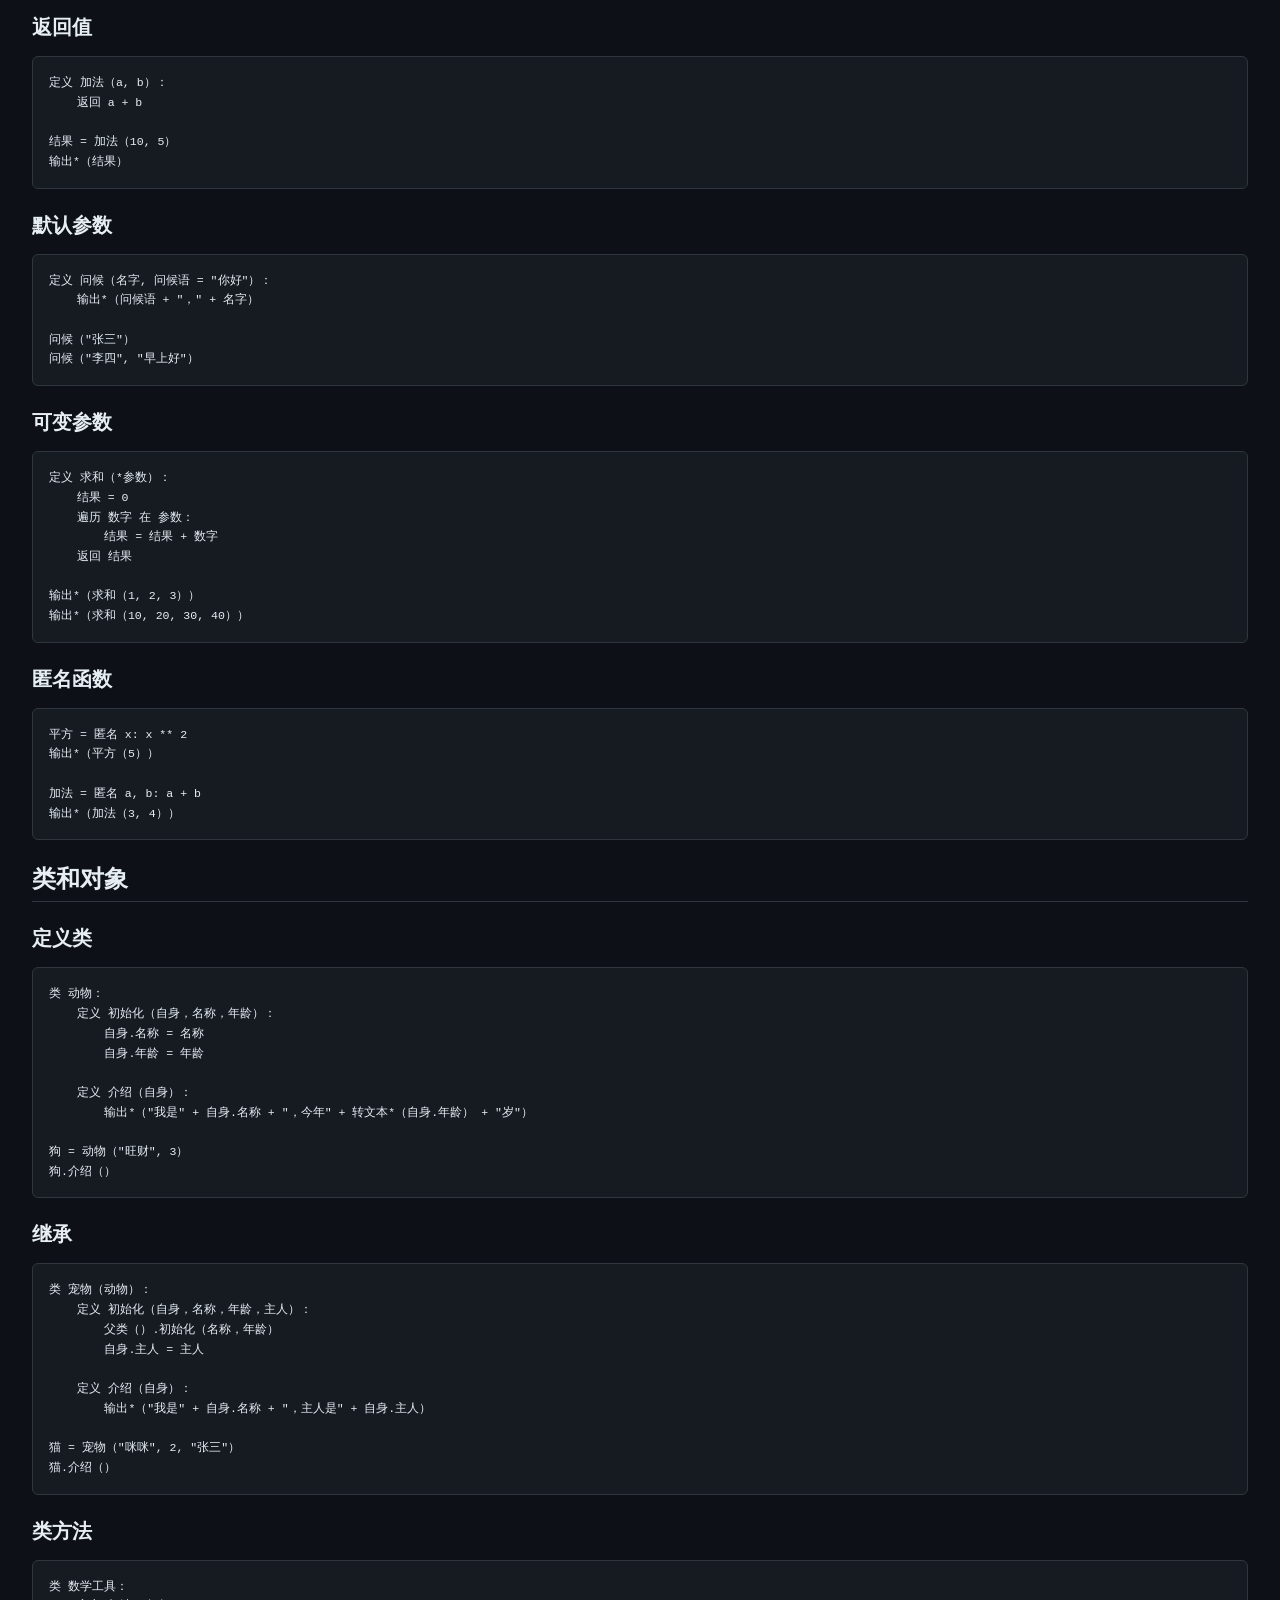
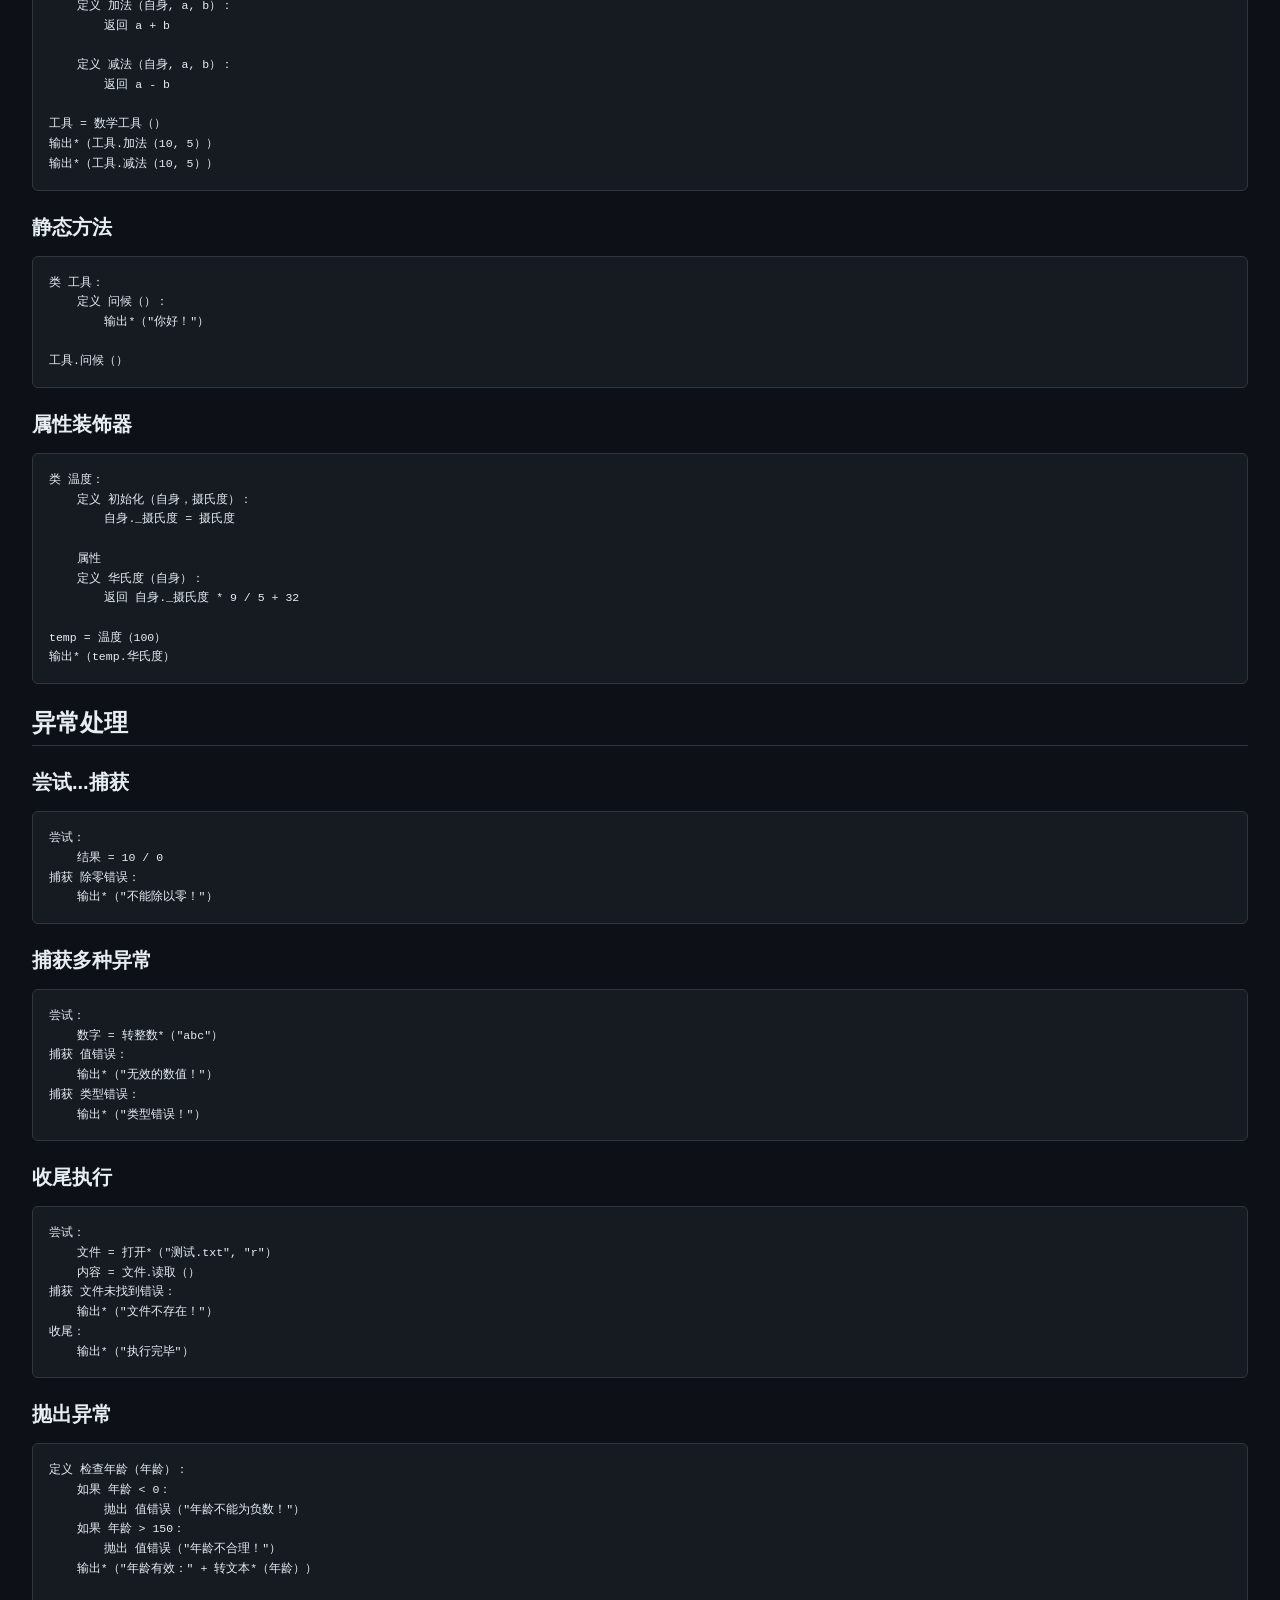
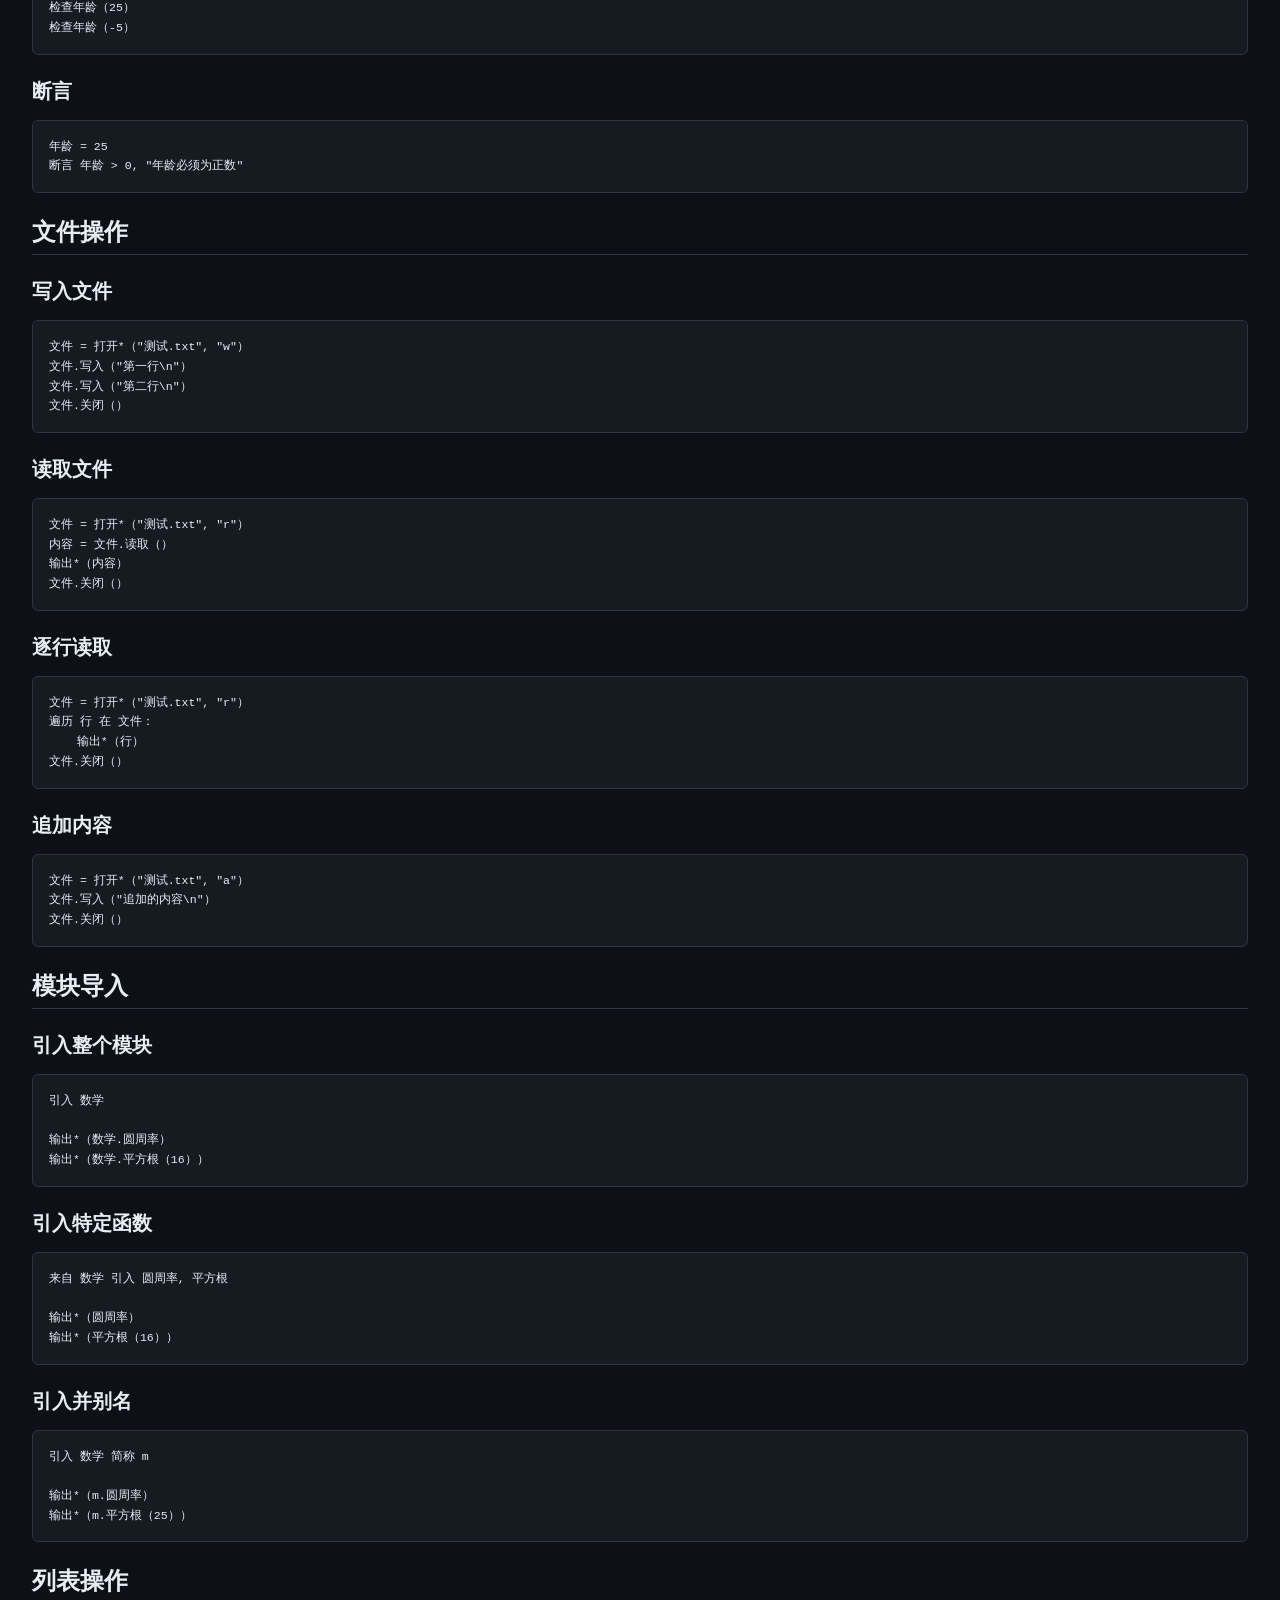
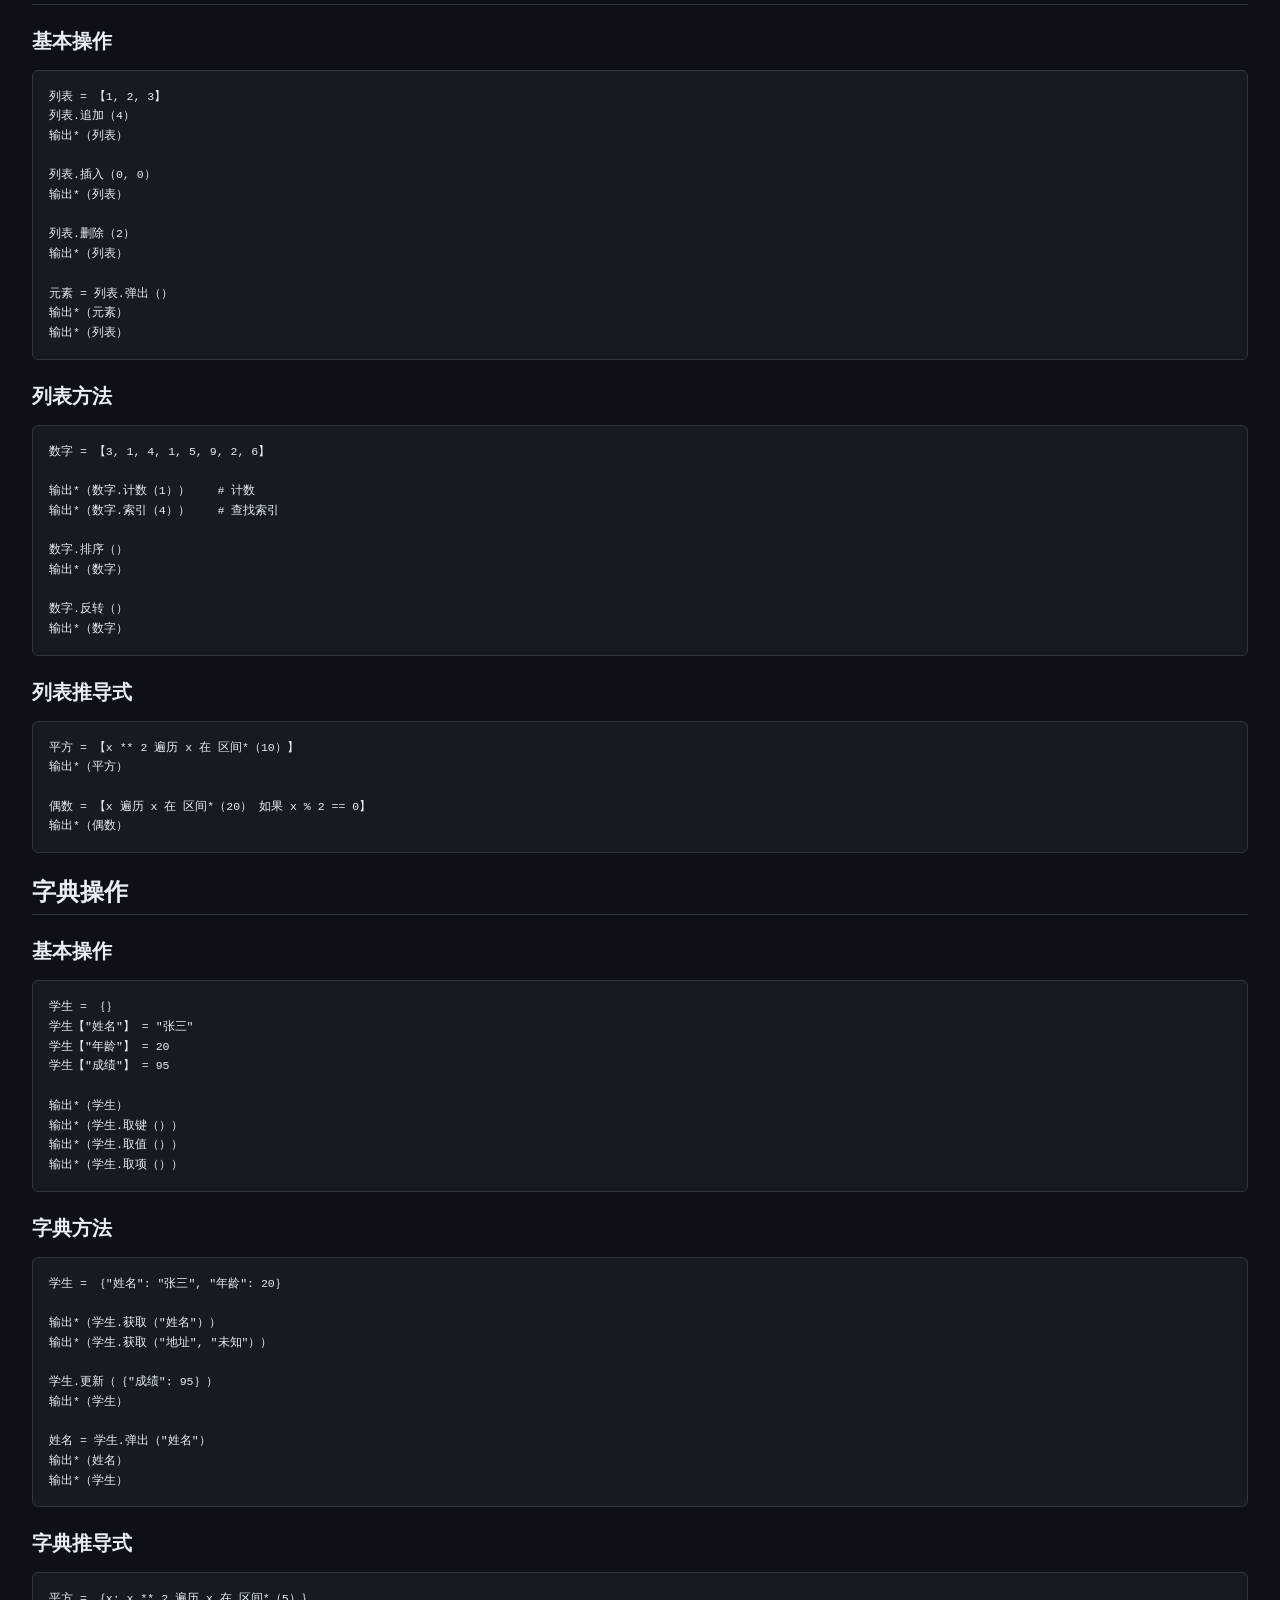
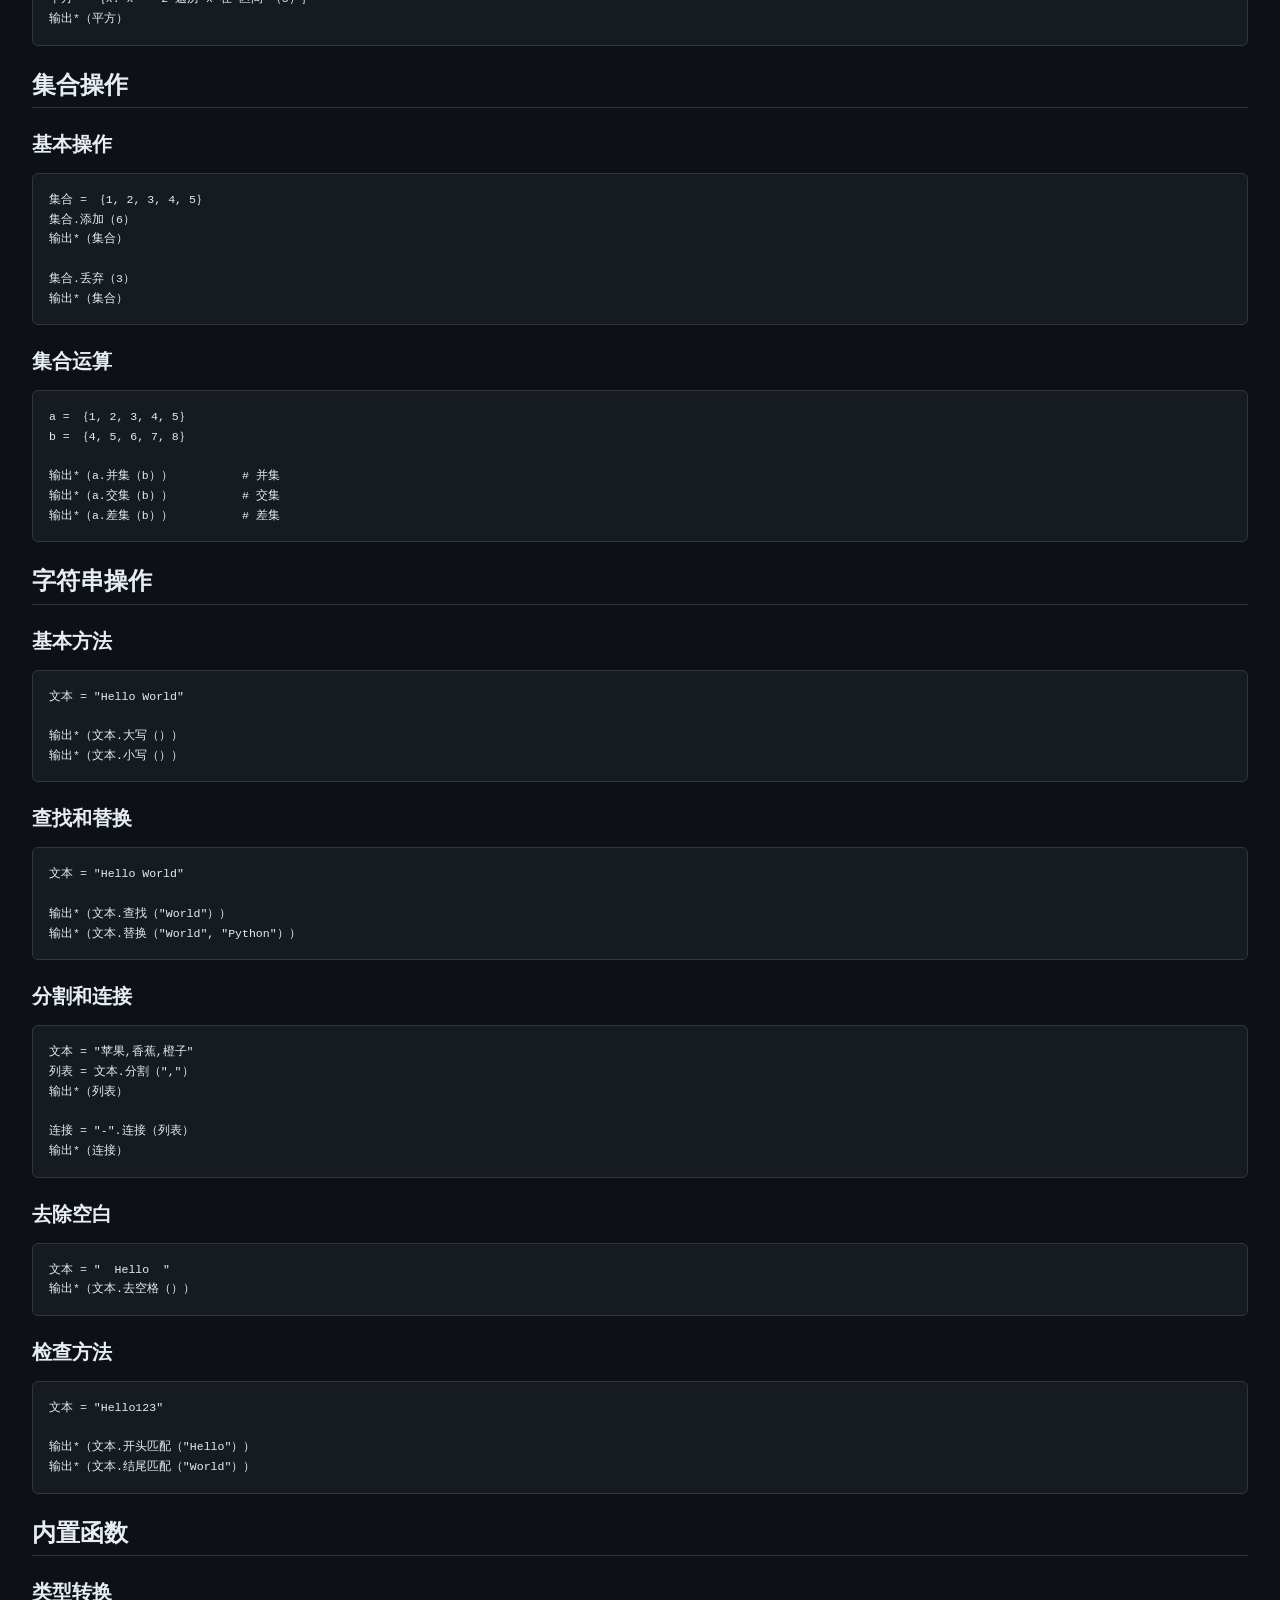
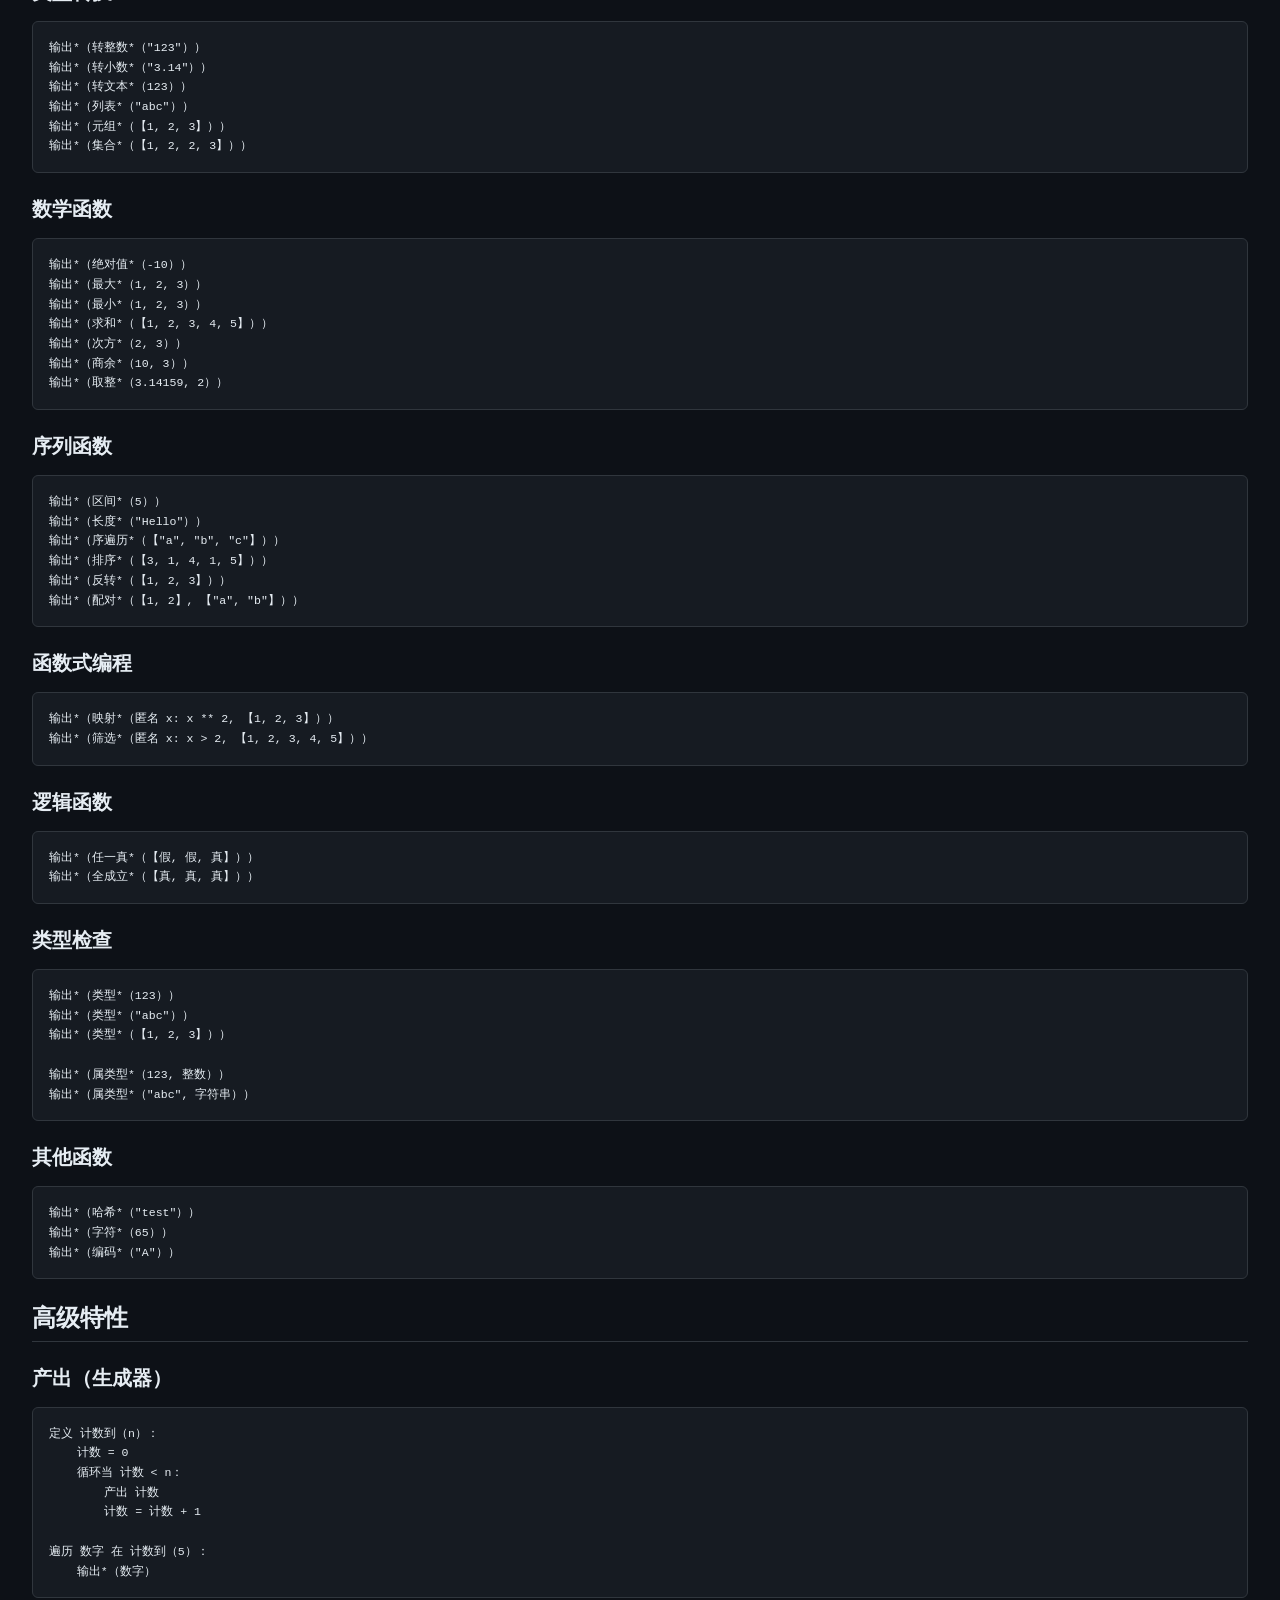
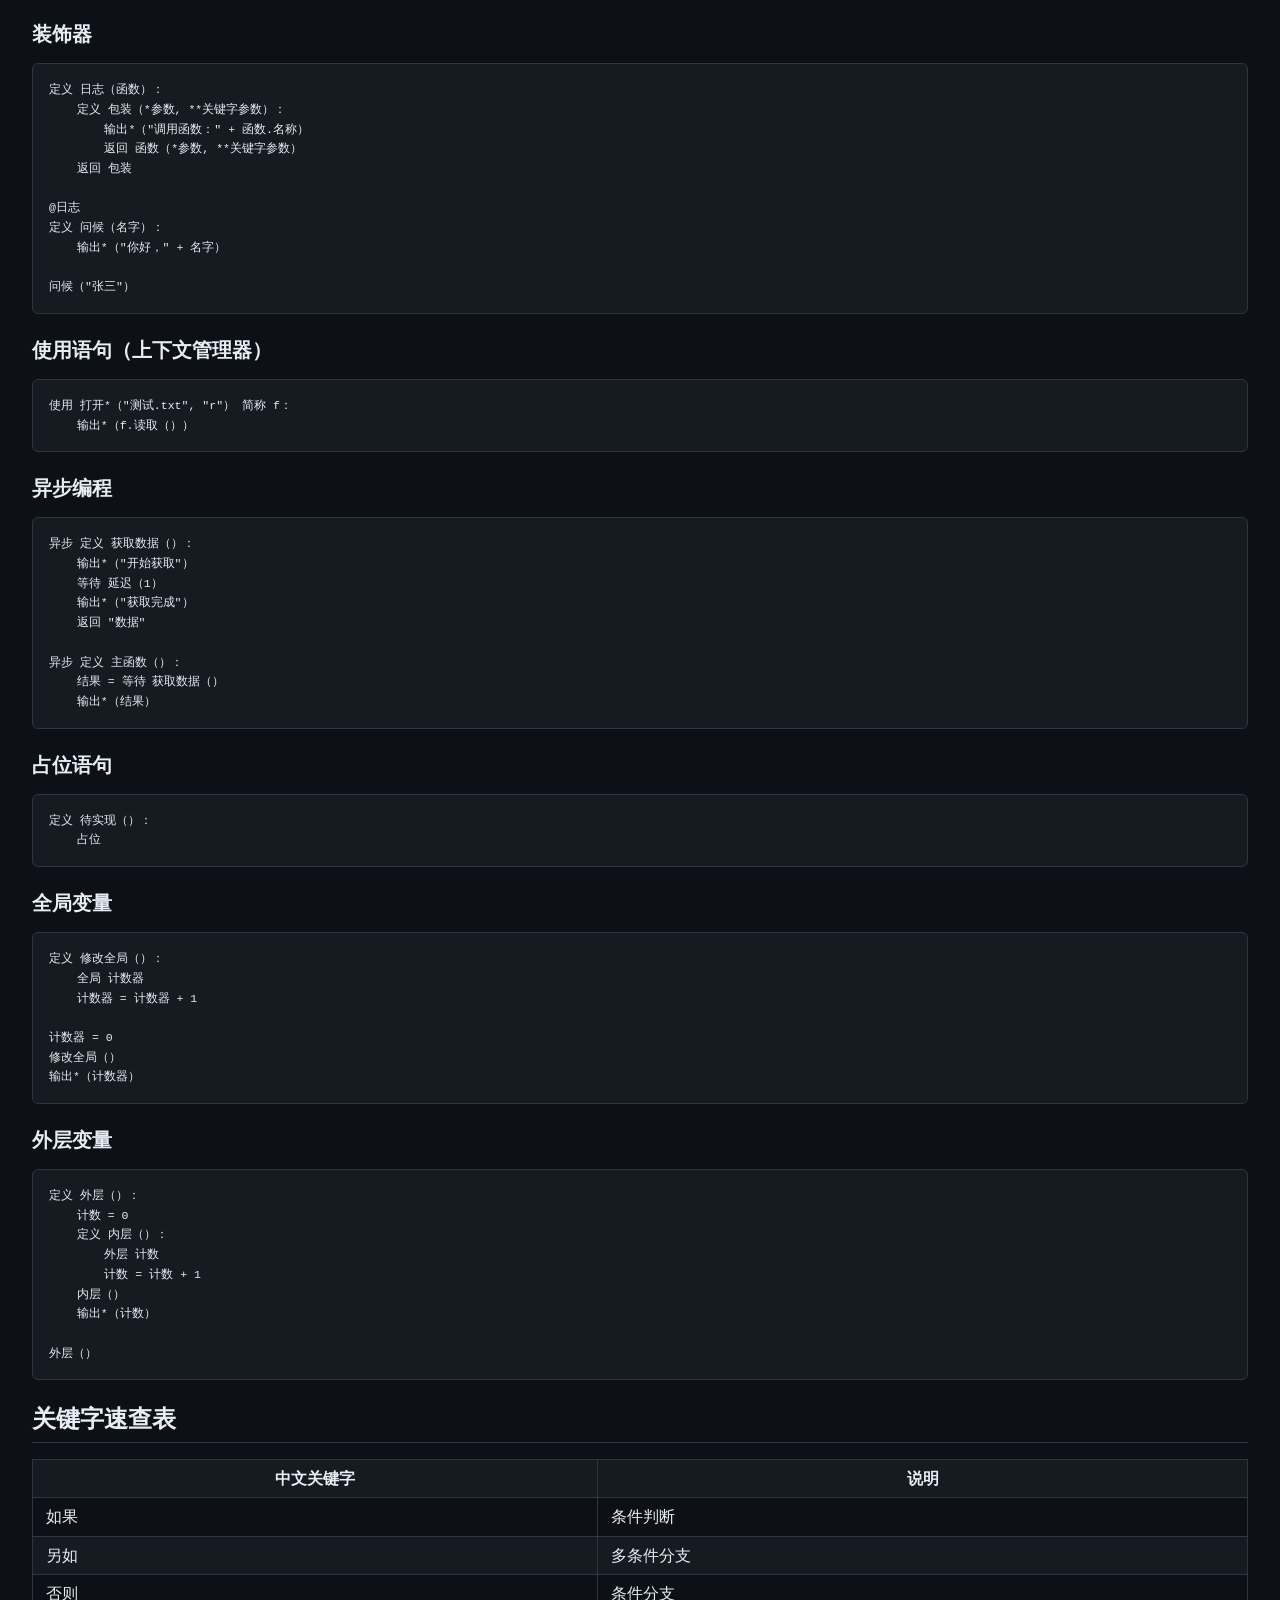
<file: docs/USAGE.html>
<!DOCTYPE html>
<html lang="en">
<head>
	<meta charset="UTF-8">
	<meta name="viewport" content="width=device-width, initial-scale=1.0">
	<title>CnLang 编程语言教程</title>
	<link rel="stylesheet" href="style.css">
</head>
<body>
	<div class="markdown-body">
		<h1>CnLang 编程语言教程</h1>
		<h2>简介</h2>
		<p>CnLang 是一门面向中文开发者的编程语言，文件后缀为 <code>.cn</code>。它使用中文关键字、中文标点和中文函数名，让开发者能够用母语编写程序。</p>
		<h2>快速开始</h2>
		<h3>第一个程序</h3>
		<pre><code class="language-cn">输出*（&quot;你好，世界！&quot;）
</code></pre>
		<h3>变量</h3>
		<pre><code class="language-cn">姓名 = &quot;张三&quot;
年龄 = 25
身高 = 1.75
输出*（姓名，年龄，身高）
</code></pre>
		<h2>数据类型</h2>
		<h3>数字</h3>
		<pre><code class="language-cn">整数 = 10
负数 = -5
小数 = 3.14
输出*（整数 + 负数）
输出*（小数 * 2）
</code></pre>
		<h3>字符串</h3>
		<pre><code class="language-cn">问候 = &quot;你好&quot;
名字 = &#39;李四&#39;
输出*（问候 + 名字）
输出*（&quot;长度：&quot; + 长度*（问候））
</code></pre>
		<h3>布尔值</h3>
		<pre><code class="language-cn">是真 = 真
是假 = 假
输出*（是真 且 是假）
输出*（是真 或 是假）
输出*（非 是真）
</code></pre>
		<h3>列表</h3>
		<pre><code class="language-cn">数字列表 = 【1, 2, 3, 4, 5】
水果 = 【&quot;苹果&quot;, &quot;香蕉&quot;, &quot;橙子&quot;】
输出*（数字列表）
输出*（水果【0】）
输出*（长度*（水果））
</code></pre>
		<h3>字典</h3>
		<pre><code class="language-cn">学生 = ｛&quot;姓名&quot;: &quot;王五&quot;, &quot;年龄&quot;: 20, &quot;成绩&quot;: 95｝
输出*（学生【&quot;姓名&quot;】）
输出*（学生.获取（&quot;年龄&quot;））
</code></pre>
		<h3>元组</h3>
		<pre><code class="language-cn">坐标 = （10, 20）
输出*（坐标【0】）
输出*（坐标【1】）
</code></pre>
		<h3>集合</h3>
		<pre><code class="language-cn">数字集合 = ｛1, 2, 3, 3, 4｝
输出*（数字集合）
</code></pre>
		<h2>运算符</h2>
		<h3>算术运算符</h3>
		<pre><code class="language-cn">输出*（10 + 5）   # 加法
输出*（10 - 5）   # 减法
输出*（10 * 5）   # 乘法
输出*（10 / 5）   # 除法
输出*（10 // 5）  # 整除
输出*（10 % 3）   # 取余
输出*（2 ** 3）   # 幂运算
</code></pre>
		<h3>比较运算符</h3>
		<pre><code class="language-cn">输出*（10 &gt; 5）    # 大于
输出*（10 &lt; 5）    # 小于
输出*（10 == 10）  # 等于
输出*（10 != 5）   # 不等于
输出*（10 &gt;= 10）  # 大于等于
输出*（10 &lt;= 5）   # 小于等于
</code></pre>
		<h3>逻辑运算符</h3>
		<pre><code class="language-cn">输出*（真 且 真）   # 逻辑与
输出*（真 或 假）   # 逻辑或
输出*（非 真）      # 逻辑非
</code></pre>
		<h3>成员运算符</h3>
		<pre><code class="language-cn">列表 = 【1, 2, 3, 4, 5】
输出*（3 在 列表中）
输出*（10 在 列表中）
</code></pre>
		<h2>条件语句</h2>
		<h3>如果...否则</h3>
		<pre><code class="language-cn">年龄 = 20

如果 年龄 &gt;= 18：
    输出*（&quot;成年人&quot;）
否则：
    输出*（&quot;未成年人&quot;）
</code></pre>
		<h3>多条件判断</h3>
		<pre><code class="language-cn">分数 = 85

如果 分数 &gt;= 90：
    输出*（&quot;优秀&quot;）
另如 分数 &gt;= 80：
    输出*（&quot;良好&quot;）
另如 分数 &gt;= 60：
    输出*（&quot;及格&quot;）
否则：
    输出*（&quot;不及格&quot;）
</code></pre>
		<h3>嵌套条件</h3>
		<pre><code class="language-cn">年龄 = 25
有票 = 真

如果 年龄 &gt;= 18：
    如果 有票：
        输出*（&quot;可以入场&quot;）
    否则：
        输出*（&quot;需要购票&quot;）
否则：
    输出*（&quot;年龄不足&quot;）
</code></pre>
		<h2>循环语句</h2>
		<h3>循环当</h3>
		<pre><code class="language-cn">计数 = 0

循环当 计数 &lt; 5：
    输出*（计数）
    计数 = 计数 + 1
</code></pre>
		<h3>遍历循环</h3>
		<pre><code class="language-cn">遍历 我 在 区间*（5）：
    输出*（我）
</code></pre>
		<h3>遍历列表</h3>
		<pre><code class="language-cn">水果 = 【&quot;苹果&quot;, &quot;香蕉&quot;, &quot;橙子&quot;】

遍历 水果名 在 水果：
    输出*（水果名）
</code></pre>
		<h3>遍历字典</h3>
		<pre><code class="language-cn">学生 = ｛&quot;姓名&quot;: &quot;张三&quot;, &quot;年龄&quot;: 20｝

遍历 键 在 学生.取键（）：
    输出*（键，学生【键】）
</code></pre>
		<h3>跳出和跳过</h3>
		<pre><code class="language-cn">遍历 我 在 区间*（10）：
    如果 我 == 3：
        跳过
    如果 我 == 7：
        跳出
    输出*（我）
</code></pre>
		<h2>函数</h2>
		<h3>定义函数</h3>
		<pre><code class="language-cn">定义 问候（名字）：
    输出*（&quot;你好，&quot; + 名字）

问候（&quot;张三&quot;）
问候（&quot;李四&quot;）
</code></pre>
		<h3>返回值</h3>
		<pre><code class="language-cn">定义 加法（a, b）：
    返回 a + b

结果 = 加法（10, 5）
输出*（结果）
</code></pre>
		<h3>默认参数</h3>
		<pre><code class="language-cn">定义 问候（名字, 问候语 = &quot;你好&quot;）：
    输出*（问候语 + &quot;，&quot; + 名字）

问候（&quot;张三&quot;）
问候（&quot;李四&quot;, &quot;早上好&quot;）
</code></pre>
		<h3>可变参数</h3>
		<pre><code class="language-cn">定义 求和（*参数）：
    结果 = 0
    遍历 数字 在 参数：
        结果 = 结果 + 数字
    返回 结果

输出*（求和（1, 2, 3））
输出*（求和（10, 20, 30, 40））
</code></pre>
		<h3>匿名函数</h3>
		<pre><code class="language-cn">平方 = 匿名 x: x ** 2
输出*（平方（5））

加法 = 匿名 a, b: a + b
输出*（加法（3, 4））
</code></pre>
		<h2>类和对象</h2>
		<h3>定义类</h3>
		<pre><code class="language-cn">类 动物：
    定义 初始化（自身，名称，年龄）：
        自身.名称 = 名称
        自身.年龄 = 年龄
    
    定义 介绍（自身）：
        输出*（&quot;我是&quot; + 自身.名称 + &quot;，今年&quot; + 转文本*（自身.年龄） + &quot;岁&quot;）

狗 = 动物（&quot;旺财&quot;, 3）
狗.介绍（）
</code></pre>
		<h3>继承</h3>
		<pre><code class="language-cn">类 宠物（动物）：
    定义 初始化（自身，名称，年龄，主人）：
        父类（）.初始化（名称，年龄）
        自身.主人 = 主人
    
    定义 介绍（自身）：
        输出*（&quot;我是&quot; + 自身.名称 + &quot;，主人是&quot; + 自身.主人）

猫 = 宠物（&quot;咪咪&quot;, 2, &quot;张三&quot;）
猫.介绍（）
</code></pre>
		<h3>类方法</h3>
		<pre><code class="language-cn">类 数学工具：
    定义 加法（自身, a, b）：
        返回 a + b
    
    定义 减法（自身, a, b）：
        返回 a - b

工具 = 数学工具（）
输出*（工具.加法（10, 5））
输出*（工具.减法（10, 5））
</code></pre>
		<h3>静态方法</h3>
		<pre><code class="language-cn">类 工具：
    定义 问候（）：
        输出*（&quot;你好！&quot;）

工具.问候（）
</code></pre>
		<h3>属性装饰器</h3>
		<pre><code class="language-cn">类 温度：
    定义 初始化（自身，摄氏度）：
        自身._摄氏度 = 摄氏度
    
    属性
    定义 华氏度（自身）：
        返回 自身._摄氏度 * 9 / 5 + 32

temp = 温度（100）
输出*（temp.华氏度）
</code></pre>
		<h2>异常处理</h2>
		<h3>尝试...捕获</h3>
		<pre><code class="language-cn">尝试：
    结果 = 10 / 0
捕获 除零错误：
    输出*（&quot;不能除以零！&quot;）
</code></pre>
		<h3>捕获多种异常</h3>
		<pre><code class="language-cn">尝试：
    数字 = 转整数*（&quot;abc&quot;）
捕获 值错误：
    输出*（&quot;无效的数值！&quot;）
捕获 类型错误：
    输出*（&quot;类型错误！&quot;）
</code></pre>
		<h3>收尾执行</h3>
		<pre><code class="language-cn">尝试：
    文件 = 打开*（&quot;测试.txt&quot;, &quot;r&quot;）
    内容 = 文件.读取（）
捕获 文件未找到错误：
    输出*（&quot;文件不存在！&quot;）
收尾：
    输出*（&quot;执行完毕&quot;）
</code></pre>
		<h3>抛出异常</h3>
		<pre><code class="language-cn">定义 检查年龄（年龄）：
    如果 年龄 &lt; 0：
        抛出 值错误（&quot;年龄不能为负数！&quot;）
    如果 年龄 &gt; 150：
        抛出 值错误（&quot;年龄不合理！&quot;）
    输出*（&quot;年龄有效：&quot; + 转文本*（年龄））

检查年龄（25）
检查年龄（-5）
</code></pre>
		<h3>断言</h3>
		<pre><code class="language-cn">年龄 = 25
断言 年龄 &gt; 0, &quot;年龄必须为正数&quot;
</code></pre>
		<h2>文件操作</h2>
		<h3>写入文件</h3>
		<pre><code class="language-cn">文件 = 打开*（&quot;测试.txt&quot;, &quot;w&quot;）
文件.写入（&quot;第一行\n&quot;）
文件.写入（&quot;第二行\n&quot;）
文件.关闭（）
</code></pre>
		<h3>读取文件</h3>
		<pre><code class="language-cn">文件 = 打开*（&quot;测试.txt&quot;, &quot;r&quot;）
内容 = 文件.读取（）
输出*（内容）
文件.关闭（）
</code></pre>
		<h3>逐行读取</h3>
		<pre><code class="language-cn">文件 = 打开*（&quot;测试.txt&quot;, &quot;r&quot;）
遍历 行 在 文件：
    输出*（行）
文件.关闭（）
</code></pre>
		<h3>追加内容</h3>
		<pre><code class="language-cn">文件 = 打开*（&quot;测试.txt&quot;, &quot;a&quot;）
文件.写入（&quot;追加的内容\n&quot;）
文件.关闭（）
</code></pre>
		<h2>模块导入</h2>
		<h3>引入整个模块</h3>
		<pre><code class="language-cn">引入 数学

输出*（数学.圆周率）
输出*（数学.平方根（16））
</code></pre>
		<h3>引入特定函数</h3>
		<pre><code class="language-cn">来自 数学 引入 圆周率, 平方根

输出*（圆周率）
输出*（平方根（16））
</code></pre>
		<h3>引入并别名</h3>
		<pre><code class="language-cn">引入 数学 简称 m

输出*（m.圆周率）
输出*（m.平方根（25））
</code></pre>
		<h2>列表操作</h2>
		<h3>基本操作</h3>
		<pre><code class="language-cn">列表 = 【1, 2, 3】
列表.追加（4）
输出*（列表）

列表.插入（0, 0）
输出*（列表）

列表.删除（2）
输出*（列表）

元素 = 列表.弹出（）
输出*（元素）
输出*（列表）
</code></pre>
		<h3>列表方法</h3>
		<pre><code class="language-cn">数字 = 【3, 1, 4, 1, 5, 9, 2, 6】

输出*（数字.计数（1））    # 计数
输出*（数字.索引（4））    # 查找索引

数字.排序（）
输出*（数字）

数字.反转（）
输出*（数字）
</code></pre>
		<h3>列表推导式</h3>
		<pre><code class="language-cn">平方 = 【x ** 2 遍历 x 在 区间*（10）】
输出*（平方）

偶数 = 【x 遍历 x 在 区间*（20） 如果 x % 2 == 0】
输出*（偶数）
</code></pre>
		<h2>字典操作</h2>
		<h3>基本操作</h3>
		<pre><code class="language-cn">学生 = ｛｝
学生【&quot;姓名&quot;】 = &quot;张三&quot;
学生【&quot;年龄&quot;】 = 20
学生【&quot;成绩&quot;】 = 95

输出*（学生）
输出*（学生.取键（））
输出*（学生.取值（））
输出*（学生.取项（））
</code></pre>
		<h3>字典方法</h3>
		<pre><code class="language-cn">学生 = ｛&quot;姓名&quot;: &quot;张三&quot;, &quot;年龄&quot;: 20｝

输出*（学生.获取（&quot;姓名&quot;））
输出*（学生.获取（&quot;地址&quot;, &quot;未知&quot;））

学生.更新（｛&quot;成绩&quot;: 95｝）
输出*（学生）

姓名 = 学生.弹出（&quot;姓名&quot;）
输出*（姓名）
输出*（学生）
</code></pre>
		<h3>字典推导式</h3>
		<pre><code class="language-cn">平方 = ｛x: x ** 2 遍历 x 在 区间*（5）｝
输出*（平方）
</code></pre>
		<h2>集合操作</h2>
		<h3>基本操作</h3>
		<pre><code class="language-cn">集合 = ｛1, 2, 3, 4, 5｝
集合.添加（6）
输出*（集合）

集合.丢弃（3）
输出*（集合）
</code></pre>
		<h3>集合运算</h3>
		<pre><code class="language-cn">a = ｛1, 2, 3, 4, 5｝
b = ｛4, 5, 6, 7, 8｝

输出*（a.并集（b））          # 并集
输出*（a.交集（b））          # 交集
输出*（a.差集（b））          # 差集
</code></pre>
		<h2>字符串操作</h2>
		<h3>基本方法</h3>
		<pre><code class="language-cn">文本 = &quot;Hello World&quot;

输出*（文本.大写（））
输出*（文本.小写（））
</code></pre>
		<h3>查找和替换</h3>
		<pre><code class="language-cn">文本 = &quot;Hello World&quot;

输出*（文本.查找（&quot;World&quot;））
输出*（文本.替换（&quot;World&quot;, &quot;Python&quot;））
</code></pre>
		<h3>分割和连接</h3>
		<pre><code class="language-cn">文本 = &quot;苹果,香蕉,橙子&quot;
列表 = 文本.分割（&quot;,&quot;）
输出*（列表）

连接 = &quot;-&quot;.连接（列表）
输出*（连接）
</code></pre>
		<h3>去除空白</h3>
		<pre><code class="language-cn">文本 = &quot;  Hello  &quot;
输出*（文本.去空格（））
</code></pre>
		<h3>检查方法</h3>
		<pre><code class="language-cn">文本 = &quot;Hello123&quot;

输出*（文本.开头匹配（&quot;Hello&quot;））
输出*（文本.结尾匹配（&quot;World&quot;））
</code></pre>
		<h2>内置函数</h2>
		<h3>类型转换</h3>
		<pre><code class="language-cn">输出*（转整数*（&quot;123&quot;））
输出*（转小数*（&quot;3.14&quot;））
输出*（转文本*（123））
输出*（列表*（&quot;abc&quot;））
输出*（元组*（【1, 2, 3】））
输出*（集合*（【1, 2, 2, 3】））
</code></pre>
		<h3>数学函数</h3>
		<pre><code class="language-cn">输出*（绝对值*（-10））
输出*（最大*（1, 2, 3））
输出*（最小*（1, 2, 3））
输出*（求和*（【1, 2, 3, 4, 5】））
输出*（次方*（2, 3））
输出*（商余*（10, 3））
输出*（取整*（3.14159, 2））
</code></pre>
		<h3>序列函数</h3>
		<pre><code class="language-cn">输出*（区间*（5））
输出*（长度*（&quot;Hello&quot;））
输出*（序遍历*（【&quot;a&quot;, &quot;b&quot;, &quot;c&quot;】））
输出*（排序*（【3, 1, 4, 1, 5】））
输出*（反转*（【1, 2, 3】））
输出*（配对*（【1, 2】, 【&quot;a&quot;, &quot;b&quot;】））
</code></pre>
		<h3>函数式编程</h3>
		<pre><code class="language-cn">输出*（映射*（匿名 x: x ** 2, 【1, 2, 3】））
输出*（筛选*（匿名 x: x &gt; 2, 【1, 2, 3, 4, 5】））
</code></pre>
		<h3>逻辑函数</h3>
		<pre><code class="language-cn">输出*（任一真*（【假, 假, 真】））
输出*（全成立*（【真, 真, 真】））
</code></pre>
		<h3>类型检查</h3>
		<pre><code class="language-cn">输出*（类型*（123））
输出*（类型*（&quot;abc&quot;））
输出*（类型*（【1, 2, 3】））

输出*（属类型*（123, 整数））
输出*（属类型*（&quot;abc&quot;, 字符串））
</code></pre>
		<h3>其他函数</h3>
		<pre><code class="language-cn">输出*（哈希*（&quot;test&quot;））
输出*（字符*（65））
输出*（编码*（&quot;A&quot;））
</code></pre>
		<h2>高级特性</h2>
		<h3>产出（生成器）</h3>
		<pre><code class="language-cn">定义 计数到（n）：
    计数 = 0
    循环当 计数 &lt; n：
        产出 计数
        计数 = 计数 + 1

遍历 数字 在 计数到（5）：
    输出*（数字）
</code></pre>
		<h3>装饰器</h3>
		<pre><code class="language-cn">定义 日志（函数）：
    定义 包装（*参数, **关键字参数）：
        输出*（&quot;调用函数：&quot; + 函数.名称）
        返回 函数（*参数, **关键字参数）
    返回 包装

@日志
定义 问候（名字）：
    输出*（&quot;你好，&quot; + 名字）

问候（&quot;张三&quot;）
</code></pre>
		<h3>使用语句（上下文管理器）</h3>
		<pre><code class="language-cn">使用 打开*（&quot;测试.txt&quot;, &quot;r&quot;） 简称 f：
    输出*（f.读取（））
</code></pre>
		<h3>异步编程</h3>
		<pre><code class="language-cn">异步 定义 获取数据（）：
    输出*（&quot;开始获取&quot;）
    等待 延迟（1）
    输出*（&quot;获取完成&quot;）
    返回 &quot;数据&quot;

异步 定义 主函数（）：
    结果 = 等待 获取数据（）
    输出*（结果）
</code></pre>
		<h3>占位语句</h3>
		<pre><code class="language-cn">定义 待实现（）：
    占位
</code></pre>
		<h3>全局变量</h3>
		<pre><code class="language-cn">定义 修改全局（）：
    全局 计数器
    计数器 = 计数器 + 1

计数器 = 0
修改全局（）
输出*（计数器）
</code></pre>
		<h3>外层变量</h3>
		<pre><code class="language-cn">定义 外层（）：
    计数 = 0
    定义 内层（）：
        外层 计数
        计数 = 计数 + 1
    内层（）
    输出*（计数）

外层（）
</code></pre>
		<h2>关键字速查表</h2>
		<table>
			<thead>
			<tr>
				<th>中文关键字</th>
				<th>说明</th>
			</tr>
			</thead>
			<tbody>
			<tr>
				<td>如果</td>
				<td>条件判断</td>
			</tr>
			<tr>
				<td>另如</td>
				<td>多条件分支</td>
			</tr>
			<tr>
				<td>否则</td>
				<td>条件分支</td>
			</tr>
			<tr>
				<td>匹配</td>
				<td>模式匹配</td>
			</tr>
			<tr>
				<td>分支</td>
				<td>匹配分支</td>
			</tr>
			<tr>
				<td>遍历</td>
				<td>遍历循环</td>
			</tr>
			<tr>
				<td>循环当</td>
				<td>while循环</td>
			</tr>
			<tr>
				<td>跳出</td>
				<td>中断循环</td>
			</tr>
			<tr>
				<td>跳过</td>
				<td>继续循环</td>
			</tr>
			<tr>
				<td>占位</td>
				<td>空语句</td>
			</tr>
			<tr>
				<td>定义</td>
				<td>定义函数</td>
			</tr>
			<tr>
				<td>返回</td>
				<td>返回值</td>
			</tr>
			<tr>
				<td>产出</td>
				<td>生成器产出</td>
			</tr>
			<tr>
				<td>匿名</td>
				<td>匿名函数</td>
			</tr>
			<tr>
				<td>全局</td>
				<td>全局变量</td>
			</tr>
			<tr>
				<td>外层</td>
				<td>外层变量</td>
			</tr>
			<tr>
				<td>类</td>
				<td>定义类</td>
			</tr>
			<tr>
				<td>自身</td>
				<td>self引用</td>
			</tr>
			<tr>
				<td>父类</td>
				<td>super引用</td>
			</tr>
			<tr>
				<td>引入</td>
				<td>导入模块</td>
			</tr>
			<tr>
				<td>来自</td>
				<td>从模块导入</td>
			</tr>
			<tr>
				<td>简称</td>
				<td>别名</td>
			</tr>
			<tr>
				<td>尝试</td>
				<td>异常捕获开始</td>
			</tr>
			<tr>
				<td>捕获</td>
				<td>捕获异常</td>
			</tr>
			<tr>
				<td>收尾</td>
				<td>最终执行</td>
			</tr>
			<tr>
				<td>抛出</td>
				<td>抛出异常</td>
			</tr>
			<tr>
				<td>断言</td>
				<td>断言检查</td>
			</tr>
			<tr>
				<td>非</td>
				<td>逻辑非</td>
			</tr>
			<tr>
				<td>且</td>
				<td>逻辑与</td>
			</tr>
			<tr>
				<td>或</td>
				<td>逻辑或</td>
			</tr>
			<tr>
				<td>真</td>
				<td>True</td>
			</tr>
			<tr>
				<td>假</td>
				<td>False</td>
			</tr>
			<tr>
				<td>空</td>
				<td>None</td>
			</tr>
			<tr>
				<td>在</td>
				<td>成员检查</td>
			</tr>
			<tr>
				<td>是</td>
				<td>身份比较</td>
			</tr>
			<tr>
				<td>使用</td>
				<td>上下文管理</td>
			</tr>
			<tr>
				<td>异步</td>
				<td>异步函数</td>
			</tr>
			<tr>
				<td>等待</td>
				<td>等待异步</td>
			</tr>
			</tbody>
		</table>
		<h2>内置函数速查表</h2>
		<table>
			<thead>
			<tr>
				<th>中文函数</th>
				<th>说明</th>
			</tr>
			</thead>
			<tbody>
			<tr>
				<td>输出*</td>
				<td>输出内容</td>
			</tr>
			<tr>
				<td>输入*</td>
				<td>获取输入</td>
			</tr>
			<tr>
				<td>区间*</td>
				<td>生成序列</td>
			</tr>
			<tr>
				<td>长度*</td>
				<td>获取长度</td>
			</tr>
			<tr>
				<td>最大*</td>
				<td>获取最大值</td>
			</tr>
			<tr>
				<td>最小*</td>
				<td>获取最小值</td>
			</tr>
			<tr>
				<td>求和*</td>
				<td>求和</td>
			</tr>
			<tr>
				<td>绝对值*</td>
				<td>获取绝对值</td>
			</tr>
			<tr>
				<td>取整*</td>
				<td>四舍五入</td>
			</tr>
			<tr>
				<td>次方*</td>
				<td>幂运算</td>
			</tr>
			<tr>
				<td>商余*</td>
				<td>商和余数</td>
			</tr>
			<tr>
				<td>复数*</td>
				<td>复数对象</td>
			</tr>
			<tr>
				<td>转整数*</td>
				<td>转换为整数</td>
			</tr>
			<tr>
				<td>转小数*</td>
				<td>转换为浮点数</td>
			</tr>
			<tr>
				<td>转文本*</td>
				<td>转换为字符串</td>
			</tr>
			<tr>
				<td>转布尔*</td>
				<td>转换为布尔值</td>
			</tr>
			<tr>
				<td>列表*</td>
				<td>转换为列表</td>
			</tr>
			<tr>
				<td>元组*</td>
				<td>转换为元组</td>
			</tr>
			<tr>
				<td>字典*</td>
				<td>转换为字典</td>
			</tr>
			<tr>
				<td>集合*</td>
				<td>转换为集合</td>
			</tr>
			<tr>
				<td>字符*</td>
				<td>字符编码转字符</td>
			</tr>
			<tr>
				<td>编码*</td>
				<td>字符转编码</td>
			</tr>
			<tr>
				<td>序遍历*</td>
				<td>枚举索引</td>
			</tr>
			<tr>
				<td>配对*</td>
				<td>压缩多个序列</td>
			</tr>
			<tr>
				<td>排序*</td>
				<td>排序</td>
			</tr>
			<tr>
				<td>反转*</td>
				<td>反转序列</td>
			</tr>
			<tr>
				<td>映射*</td>
				<td>映射函数</td>
			</tr>
			<tr>
				<td>筛选*</td>
				<td>过滤序列</td>
			</tr>
			<tr>
				<td>迭代器*</td>
				<td>创建迭代器</td>
			</tr>
			<tr>
				<td>下一项*</td>
				<td>下一个元素</td>
			</tr>
			<tr>
				<td>全成立*</td>
				<td>全部为真</td>
			</tr>
			<tr>
				<td>任一真*</td>
				<td>任意为真</td>
			</tr>
			<tr>
				<td>类型*</td>
				<td>获取类型</td>
			</tr>
			<tr>
				<td>属类型*</td>
				<td>类型检查</td>
			</tr>
			<tr>
				<td>哈希*</td>
				<td>获取哈希值</td>
			</tr>
			<tr>
				<td>打开*</td>
				<td>打开文件</td>
			</tr>
			<tr>
				<td>执行码*</td>
				<td>执行代码</td>
			</tr>
			</tbody>
		</table>
		<h2>对象方法速查表</h2>
		<table>
			<thead>
			<tr>
				<th>中文方法</th>
				<th>说明</th>
			</tr>
			</thead>
			<tbody>
			<tr>
				<td>追加</td>
				<td>列表追加元素</td>
			</tr>
			<tr>
				<td>插入</td>
				<td>列表插入元素</td>
			</tr>
			<tr>
				<td>弹出</td>
				<td>弹出元素</td>
			</tr>
			<tr>
				<td>删除</td>
				<td>移除元素</td>
			</tr>
			<tr>
				<td>清空</td>
				<td>清空列表</td>
			</tr>
			<tr>
				<td>反转</td>
				<td>反转列表</td>
			</tr>
			<tr>
				<td>排序</td>
				<td>列表排序</td>
			</tr>
			<tr>
				<td>计数</td>
				<td>计数元素</td>
			</tr>
			<tr>
				<td>扩展</td>
				<td>列表扩展</td>
			</tr>
			<tr>
				<td>索引</td>
				<td>查找索引</td>
			</tr>
			<tr>
				<td>取键</td>
				<td>字典键</td>
			</tr>
			<tr>
				<td>取值</td>
				<td>字典值</td>
			</tr>
			<tr>
				<td>取项</td>
				<td>字典项</td>
			</tr>
			<tr>
				<td>更新</td>
				<td>字典更新</td>
			</tr>
			<tr>
				<td>获取</td>
				<td>字典获取</td>
			</tr>
			<tr>
				<td>设默认</td>
				<td>设置默认值</td>
			</tr>
			<tr>
				<td>分割</td>
				<td>字符串分割</td>
			</tr>
			<tr>
				<td>连接</td>
				<td>字符串连接</td>
			</tr>
			<tr>
				<td>替换</td>
				<td>字符串替换</td>
			</tr>
			<tr>
				<td>查找</td>
				<td>字符串查找</td>
			</tr>
			<tr>
				<td>大写</td>
				<td>转大写</td>
			</tr>
			<tr>
				<td>小写</td>
				<td>转小写</td>
			</tr>
			<tr>
				<td>去空格</td>
				<td>去除两端空白</td>
			</tr>
			<tr>
				<td>开头匹配</td>
				<td>检查开头</td>
			</tr>
			<tr>
				<td>结尾匹配</td>
				<td>检查结尾</td>
			</tr>
			<tr>
				<td>读取</td>
				<td>文件读取</td>
			</tr>
			<tr>
				<td>读取行</td>
				<td>文件读取行</td>
			</tr>
			<tr>
				<td>写入</td>
				<td>文件写入</td>
			</tr>
			<tr>
				<td>关闭</td>
				<td>文件关闭</td>
			</tr>
			<tr>
				<td>添加</td>
				<td>集合添加</td>
			</tr>
			<tr>
				<td>丢弃</td>
				<td>集合丢弃</td>
			</tr>
			<tr>
				<td>交集</td>
				<td>集合交集</td>
			</tr>
			<tr>
				<td>并集</td>
				<td>集合并集</td>
			</tr>
			<tr>
				<td>差集</td>
				<td>集合差集</td>
			</tr>
			</tbody>
		</table>
		<h2>标准库速查表</h2>
		<h3>数学库</h3>
		<table>
			<thead>
			<tr>
				<th>中文函数</th>
				<th>说明</th>
			</tr>
			</thead>
			<tbody>
			<tr>
				<td>圆周率</td>
				<td>π值</td>
			</tr>
			<tr>
				<td>自然常数</td>
				<td>e值</td>
			</tr>
			<tr>
				<td>平方根</td>
				<td>平方根</td>
			</tr>
			<tr>
				<td>平方</td>
				<td>幂运算</td>
			</tr>
			<tr>
				<td>正弦</td>
				<td>sin</td>
			</tr>
			<tr>
				<td>余弦</td>
				<td>cos</td>
			</tr>
			<tr>
				<td>正切</td>
				<td>tan</td>
			</tr>
			<tr>
				<td>反正弦</td>
				<td>asin</td>
			</tr>
			<tr>
				<td>反余弦</td>
				<td>acos</td>
			</tr>
			<tr>
				<td>反正切</td>
				<td>atan</td>
			</tr>
			<tr>
				<td>弧度转角度</td>
				<td>degrees</td>
			</tr>
			<tr>
				<td>角度转弧度</td>
				<td>radians</td>
			</tr>
			<tr>
				<td>自然对数</td>
				<td>log</td>
			</tr>
			<tr>
				<td>常用对数</td>
				<td>log10</td>
			</tr>
			<tr>
				<td>上取整</td>
				<td>ceil</td>
			</tr>
			<tr>
				<td>下取整</td>
				<td>floor</td>
			</tr>
			<tr>
				<td>浮点绝对值</td>
				<td>fabs</td>
			</tr>
			<tr>
				<td>取模</td>
				<td>fmod</td>
			</tr>
			<tr>
				<td>阶乘</td>
				<td>factorial</td>
			</tr>
			<tr>
				<td>最大公约数</td>
				<td>gcd</td>
			</tr>
			<tr>
				<td>欧拉伽马</td>
				<td>gamma</td>
			</tr>
			<tr>
				<td>双曲正弦</td>
				<td>sinh</td>
			</tr>
			<tr>
				<td>双曲余弦</td>
				<td>cosh</td>
			</tr>
			</tbody>
		</table>
		<h3>随机库</h3>
		<table>
			<thead>
			<tr>
				<th>中文函数</th>
				<th>说明</th>
			</tr>
			</thead>
			<tbody>
			<tr>
				<td>随机整数</td>
				<td>randint</td>
			</tr>
			<tr>
				<td>零一小数</td>
				<td>random</td>
			</tr>
			<tr>
				<td>区间小数</td>
				<td>uniform</td>
			</tr>
			<tr>
				<td>种子</td>
				<td>seed</td>
			</tr>
			<tr>
				<td>抽取一项</td>
				<td>choice</td>
			</tr>
			<tr>
				<td>多项抽样</td>
				<td>sample</td>
			</tr>
			<tr>
				<td>打乱序列</td>
				<td>shuffle</td>
			</tr>
			<tr>
				<td>随机偏移</td>
				<td>randrange</td>
			</tr>
			</tbody>
		</table>
		<h3>系统库</h3>
		<table>
			<thead>
			<tr>
				<th>中文函数</th>
				<th>说明</th>
			</tr>
			</thead>
			<tbody>
			<tr>
				<td>系统当前路径</td>
				<td>getcwd</td>
			</tr>
			<tr>
				<td>切换路径</td>
				<td>chdir</td>
			</tr>
			<tr>
				<td>建单文件夹</td>
				<td>mkdir</td>
			</tr>
			<tr>
				<td>递归建文件夹</td>
				<td>makedirs</td>
			</tr>
			<tr>
				<td>删空文件夹</td>
				<td>rmdir</td>
			</tr>
			<tr>
				<td>删文件</td>
				<td>remove</td>
			</tr>
			<tr>
				<td>重命名</td>
				<td>rename</td>
			</tr>
			<tr>
				<td>列出目录内容</td>
				<td>listdir</td>
			</tr>
			<tr>
				<td>执行系统命令</td>
				<td>system</td>
			</tr>
			<tr>
				<td>路径拼接</td>
				<td>path.join</td>
			</tr>
			<tr>
				<td>路径存在</td>
				<td>path.exists</td>
			</tr>
			<tr>
				<td>路径是文件</td>
				<td>path.isfile</td>
			</tr>
			<tr>
				<td>路径是目录</td>
				<td>path.isdir</td>
			</tr>
			<tr>
				<td>获取文件大小</td>
				<td>path.getsize</td>
			</tr>
			<tr>
				<td>获取文件名</td>
				<td>path.basename</td>
			</tr>
			<tr>
				<td>获取父路径</td>
				<td>path.dirname</td>
			</tr>
			</tbody>
		</table>
		<h3>路径库</h3>
		<table>
			<thead>
			<tr>
				<th>中文函数</th>
				<th>说明</th>
			</tr>
			</thead>
			<tbody>
			<tr>
				<td>路径对象</td>
				<td>Path</td>
			</tr>
			<tr>
				<td>是否文件</td>
				<td>is_file</td>
			</tr>
			<tr>
				<td>是否目录</td>
				<td>is_dir</td>
			</tr>
			<tr>
				<td>是否存在</td>
				<td>exists</td>
			</tr>
			<tr>
				<td>创建目录</td>
				<td>mkdir</td>
			</tr>
			<tr>
				<td>删除文件</td>
				<td>unlink</td>
			</tr>
			<tr>
				<td>遍历子文件</td>
				<td>iterdir</td>
			</tr>
			<tr>
				<td>全局匹配文件</td>
				<td>glob</td>
			</tr>
			<tr>
				<td>父目录</td>
				<td>parent</td>
			</tr>
			<tr>
				<td>文件名</td>
				<td>name</td>
			</tr>
			<tr>
				<td>后缀名</td>
				<td>suffix</td>
			</tr>
			<tr>
				<td>绝对路径</td>
				<td>absolute</td>
			</tr>
			</tbody>
		</table>
		<h3>时间库</h3>
		<table>
			<thead>
			<tr>
				<th>中文函数</th>
				<th>说明</th>
			</tr>
			</thead>
			<tbody>
			<tr>
				<td>延时</td>
				<td>sleep</td>
			</tr>
			<tr>
				<td>时间戳</td>
				<td>time</td>
			</tr>
			<tr>
				<td>本地时间结构</td>
				<td>localtime</td>
			</tr>
			<tr>
				<td>格式化时间</td>
				<td>strftime</td>
			</tr>
			<tr>
				<td>文本转时间戳</td>
				<td>strptime</td>
			</tr>
			<tr>
				<td>UTC时间</td>
				<td>gmtime</td>
			</tr>
			</tbody>
		</table>
		<h3>日期时间库</h3>
		<table>
			<thead>
			<tr>
				<th>中文函数</th>
				<th>说明</th>
			</tr>
			</thead>
			<tbody>
			<tr>
				<td>当前时间</td>
				<td>datetime.now</td>
			</tr>
			<tr>
				<td>UTC当前时间</td>
				<td>datetime.utcnow</td>
			</tr>
			<tr>
				<td>构造时间</td>
				<td>datetime</td>
			</tr>
			<tr>
				<td>时间差</td>
				<td>timedelta</td>
			</tr>
			<tr>
				<td>文本转时间</td>
				<td>datetime.strptime</td>
			</tr>
			<tr>
				<td>替换年月日</td>
				<td>replace</td>
			</tr>
			<tr>
				<td>获取时间戳</td>
				<td>timestamp</td>
			</tr>
			<tr>
				<td>今日日期</td>
				<td>date.today</td>
			</tr>
			</tbody>
		</table>
		<h3>画笔库</h3>
		<table>
			<thead>
			<tr>
				<th>中文函数</th>
				<th>说明</th>
			</tr>
			</thead>
			<tbody>
			<tr>
				<td>前进</td>
				<td>forward</td>
			</tr>
			<tr>
				<td>后退</td>
				<td>backward</td>
			</tr>
			<tr>
				<td>右转</td>
				<td>right</td>
			</tr>
			<tr>
				<td>左转</td>
				<td>left</td>
			</tr>
			<tr>
				<td>移动到</td>
				<td>goto</td>
			</tr>
			<tr>
				<td>设朝向</td>
				<td>setheading</td>
			</tr>
			<tr>
				<td>画圆</td>
				<td>circle</td>
			</tr>
			<tr>
				<td>画点</td>
				<td>dot</td>
			</tr>
			<tr>
				<td>回原点</td>
				<td>home</td>
			</tr>
			<tr>
				<td>抬笔</td>
				<td>penup</td>
			</tr>
			<tr>
				<td>落笔</td>
				<td>pendown</td>
			</tr>
			<tr>
				<td>设粗细</td>
				<td>pensize</td>
			</tr>
			<tr>
				<td>设颜色</td>
				<td>pencolor</td>
			</tr>
			<tr>
				<td>设填充色</td>
				<td>fillcolor</td>
			</tr>
			<tr>
				<td>开始填充</td>
				<td>begin_fill</td>
			</tr>
			<tr>
				<td>结束填充</td>
				<td>end_fill</td>
			</tr>
			<tr>
				<td>设速度</td>
				<td>speed</td>
			</tr>
			<tr>
				<td>隐藏</td>
				<td>hideturtle</td>
			</tr>
			<tr>
				<td>显示</td>
				<td>showturtle</td>
			</tr>
			<tr>
				<td>设形状</td>
				<td>shape</td>
			</tr>
			<tr>
				<td>撤销一步</td>
				<td>undo</td>
			</tr>
			<tr>
				<td>盖章</td>
				<td>stamp</td>
			</tr>
			<tr>
				<td>写文字</td>
				<td>write</td>
			</tr>
			<tr>
				<td>当前位置</td>
				<td>position</td>
			</tr>
			<tr>
				<td>X坐标</td>
				<td>xcor</td>
			</tr>
			<tr>
				<td>Y坐标</td>
				<td>ycor</td>
			</tr>
			<tr>
				<td>当前朝向</td>
				<td>heading</td>
			</tr>
			<tr>
				<td>是否落笔</td>
				<td>isdown</td>
			</tr>
			<tr>
				<td>到某点距离</td>
				<td>distance</td>
			</tr>
			<tr>
				<td>设窗口标题</td>
				<td>title</td>
			</tr>
			<tr>
				<td>设背景色</td>
				<td>bgcolor</td>
			</tr>
			<tr>
				<td>设窗口大小</td>
				<td>setup</td>
			</tr>
			<tr>
				<td>清空画面</td>
				<td>clear</td>
			</tr>
			<tr>
				<td>重置</td>
				<td>reset</td>
			</tr>
			<tr>
				<td>设刷新模式</td>
				<td>tracer</td>
			</tr>
			<tr>
				<td>刷新画面</td>
				<td>update</td>
			</tr>
			<tr>
				<td>结束绘图</td>
				<td>done</td>
			</tr>
			<tr>
				<td>点击退出</td>
				<td>exitonclick</td>
			</tr>
			</tbody>
		</table>
		<h2>标点符号速查表</h2>
		<table>
			<thead>
			<tr>
				<th>中文标点</th>
				<th>英文标点</th>
				<th>说明</th>
			</tr>
			</thead>
			<tbody>
			<tr>
				<td>（ ）</td>
				<td>( )</td>
				<td>圆括号</td>
			</tr>
			<tr>
				<td>：</td>
				<td>:</td>
				<td>冒号</td>
			</tr>
			<tr>
				<td>；</td>
				<td>;</td>
				<td>分号</td>
			</tr>
			<tr>
				<td>，</td>
				<td>,</td>
				<td>逗号</td>
			</tr>
			<tr>
				<td>&#39; &#39;</td>
				<td>&#39; &#39;</td>
				<td>单引号</td>
			</tr>
			<tr>
				<td>【 】</td>
				<td>[ ]</td>
				<td>方括号</td>
			</tr>
			<tr>
				<td>？</td>
				<td>?</td>
				<td>问号</td>
			</tr>
			<tr>
				<td>！</td>
				<td>!</td>
				<td>叹号</td>
			</tr>
			<tr>
				<td>&quot; &quot;</td>
				<td>&quot; &quot;</td>
				<td>双引号</td>
			</tr>
			</tbody>
		</table>
	
	</div>
</body>
</html>
</file>
<file: docs/style.css>
* {
    box-sizing: border-box;
}

body {
    margin: 0;
    padding: 0;
    background-color: #0d1117;
}

.markdown-body {
    font-family: -apple-system, BlinkMacSystemFont, 'Segoe UI', Roboto, sans-serif;
    font-size: 16px;
    line-height: 1.6;
    color: #e6edf3;
    background-color: #0d1117;
    padding: 32px;
}

.markdown-body h1, .markdown-body h2, .markdown-body h3,
.markdown-body h4, .markdown-body h5, .markdown-body h6 {
    margin-top: 24px;
    margin-bottom: 16px;
    font-weight: 600;
    line-height: 1.25;
    color: #e6edf3;
}

.markdown-body h1 {
    font-size: 2em;
    padding-bottom: 0.3em;
    border-bottom: 1px solid #30363d;
}

.markdown-body h2 {
    font-size: 1.5em;
    padding-bottom: 0.3em;
    border-bottom: 1px solid #30363d;
}

.markdown-body h3 {
    font-size: 1.25em;
}

.markdown-body h4 {
    font-size: 1em;
}

.markdown-body h5 {
    font-size: 0.875em;
}

.markdown-body h6 {
    font-size: 0.85em;
    color: #7d8590;
}

.markdown-body p {
    margin-bottom: 16px;
}

.markdown-body code {
    font-family: ui-monospace, SFMono-Regular, 'SF Mono', Menlo, Consolas, monospace;
    font-size: 85%;
    background-color: rgba(110, 118, 129, 0.4);
    padding: 0.2em 0.4em;
    border-radius: 6px;
    color: #e6edf3;
}

.markdown-body pre {
    background-color: #161b22;
    border-radius: 6px;
    padding: 16px;
    overflow: auto;
    font-size: 85%;
    line-height: 1.45;
    margin-bottom: 16px;
    border: 1px solid #30363d;
}

.markdown-body pre code {
    background-color: transparent;
    padding: 0;
    border-radius: 0;
    display: inline;
    color: #e6edf3;
}

.markdown-body blockquote {
    border-left: 0.25em solid #30363d;
    padding: 0 1em;
    color: #7d8590;
    margin: 0 0 16px 0;
}

.markdown-body ul, .markdown-body ol {
    padding-left: 2em;
    margin-bottom: 16px;
}

.markdown-body ul {
    list-style-type: disc;
}

.markdown-body ol {
    list-style-type: decimal;
}

.markdown-body li + li {
    margin-top: 0.25em;
}

.markdown-body a {
    color: #2f81f7;
    text-decoration: none;
}

.markdown-body a:hover {
    text-decoration: underline;
}

.markdown-body table {
    border-spacing: 0;
    border-collapse: collapse;
    width: 100%;
    margin-bottom: 16px;
}

.markdown-body th, .markdown-body td {
    padding: 6px 13px;
    border: 1px solid #30363d;
}

.markdown-body th {
    font-weight: 600;
    background-color: #161b22;
}

.markdown-body tr:nth-child(2n) {
    background-color: #161b22;
}

.markdown-body hr {
    border: 0;
    border-top: 1px solid #30363d;
    margin: 24px 0;
    height: 0.25em;
    padding: 0;
    background-color: #30363d;
}

.markdown-body img {
    max-width: 100%;
    box-sizing: border-box;
    background-color: #0d1117;
}

.markdown-body strong {
    font-weight: 600;
}

.markdown-body em {
    font-style: italic;
}

.markdown-body del {
    text-decoration: line-through;
}
</file>
